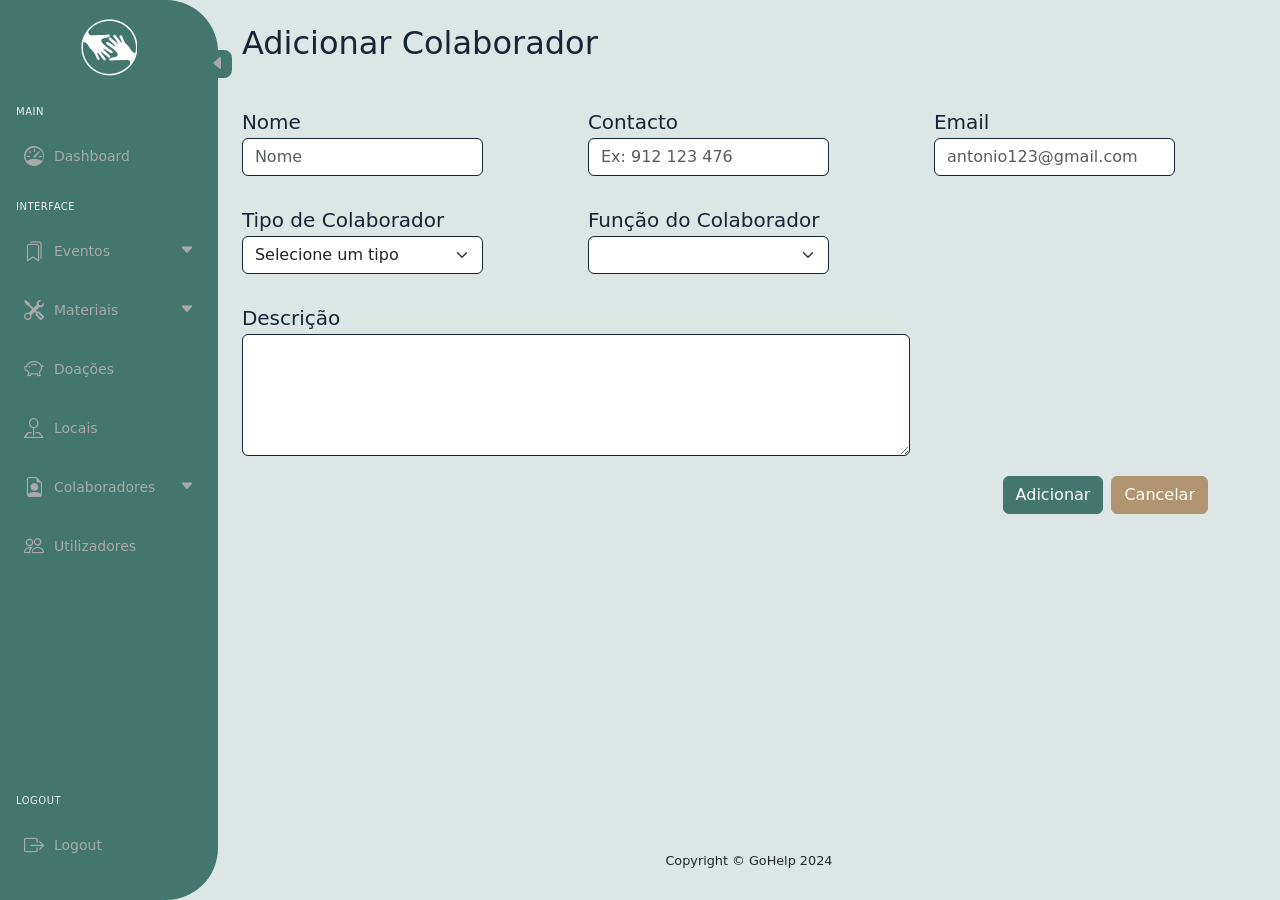
<file: BACK-OFFICE/addcolaborador.html>
<!doctype html>
<html lang="pt">
<head>
  <!-- Required meta tags -->
  <meta charset="utf-8">
  <meta name="viewport" content="width=device-width, initial-scale=1">
  <!-- Bootstrap CSS -->
  <link rel="stylesheet" href="https://cdn.jsdelivr.net/npm/bootstrap@5.3.3/dist/css/bootstrap.min.css">
  <link href="css/style.css" rel="stylesheet">
  <link rel="stylesheet" href="https://cdn.jsdelivr.net/npm/bootstrap-icons@1.11.3/font/bootstrap-icons.min.css">
  <title>GoHelp</title>
</head>
<body>
  <div id="wrapper">
    <div class="sidebar">
      <div class="menu-btn">
        <i class="bi bi-caret-left-fill"></i>
      </div>
      <div class="head">
        <div class="logo">
          <img src="images/branco1.png" alt="" />
        </div>
      </div>
      <div class="menu">
        <p class="title">Main</p>
        <ul>
          <li class="">
            <a href="index.html">
              <i class="icon bi bi-speedometer"></i>
              <span class="text">Dashboard</span>
            </a>
          </li>
        </ul>
      </div>
      <nav class="nav">
        <div class="menu">
          <p class="title">Interface</p>
          <ul>
            <li>
              <a href="#">
                <i class="icon bi bi-bookmarks"></i>
                <span class="text">Eventos</span>
                <i class="arrow bi bi-caret-down-fill"></i>
              </a>
              <ul class="sub-menu">
                <li><a href="vereventos.html"><span class="text">Ver Eventos</span></a></li>
                <li><a href="pedidoseventos.html"><span class="text">Pedidos de Eventos</span></a></li>
              </ul>
            </li>
            <li>
              <a href="#">
                <i class="icon bi bi-tools"></i>
                <span class="text">Materiais</span>
                <i class="arrow bi bi-caret-down-fill"></i>
              </a>
              <ul class="sub-menu">
                <li><a href="materiaisorg.html"><span class="text">Materiais da Organização</span></a></li>
                <li><a href="materiaisdoados.html"><span class="text">Materiais Doados</span></a></li>
              </ul>
            </li>
            <li>
              <a href="doacoes.html">
                <i class="icon bi bi-piggy-bank"></i>
                <span class="text">Doações</span>
              </a>
            </li>
            <li>
              <a href="locais.html">
                <i class="icon bi bi-pin-map"></i>
                <span class="text">Locais</span>
              </a>
            </li>
            <li>
              <a href="#">
                <i class="icon bi bi-file-earmark-person"></i>
                <span class="text">Colaboradores</span>
                <i class="arrow bi bi-caret-down-fill"></i>
              </a>
              <ul class="sub-menu">
                <li><a href="colaboradores.html"><span class="text">Colaboradores</span></a></li>
                <li><a href="candidaturas.html"><span class="text">Candidaturas</span></a></li>
              </ul>
            </li>
            <li>
              <a href="utilizadores.html">
                <i class="icon bi bi-people"></i>
                <span class="text">Utilizadores</span>
              </a>
            </li>
          </ul>
        </div>
      </nav>
      <div class="menu">
        <p class="title">Logout</p>
        <ul>
          <li>
            <a href="login.html">
              <i class="icon bi bi-box-arrow-right"></i>
              <span class="text">Logout</span>
            </a>
          </li>
        </ul>
      </div>
    </div>
    <div id="content-wrapper" class="d-flex flex-column">
      <div id="content">
        <div class="container-fluid">
          <div class="d-sm-flex align-items-center justify-content-between pt-4 pb-5">
            <h2 class="h2 text-azul-escuro mb-0">Adicionar Colaborador</h2>
          </div>
          <div class="row">
            <div class="col-md-12 col-12">
              <form class="addColaboradorform" action="#" method="post" role="form" id="addColaboradorform" data-mode="add" data-colaborador-id="">
                <input type="hidden" id="form-origem" value="normal">
                <div class="row">
                  <div class="col-lg-4 col-6">
                    <p class="h5 mb-1 text-azul-escuro">Nome</p>
                    <input type="text" name="nome-colaborador" id="nome-colaborador" class="form-control" maxlength="32" placeholder="Nome" required>
                    <p class="h5 mb-1 text-azul-escuro">Tipo de Colaborador</p>
                    <select class="form-select" aria-label="colaborador-tipo" name="colaborador-tipo" id="colaborador-tipo" required>
                      <option disabled selected value="">Selecione um tipo</option>
                      <option value="Interno">Interno</option>
                      <option value="Externo">Externo</option>
                    </select>
                  </div>
                  <div class="col-lg-4 col-6">
                    <p class="h5 mb-1 text-azul-escuro">Contacto</p>
                    <input type="tel" name="colaborador-contacto" id="colaborador-contacto" class="form-control" maxlength="11" placeholder="Ex: 912 123 476" required>
                    <p class="h5 mb-1 text-azul-escuro">Função do Colaborador</p>
                    <select class="form-select" aria-label="colaborador-funcao" name="colaborador-funcao" id="colaborador-funcao" required>
                      <option disabled selected value=""></option>
                    </select>
                  </div>
                  <div class="col-lg-4 col-6">
                    <p class="h5 mb-1 text-azul-escuro">Email</p>
                    <input type="email" name="colaborador-email" id="colaborador-email" class="form-control" placeholder="antonio123@gmail.com" required>
                    <p class="h5 mb-1 text-azul-escuro" id="label-password" style="display: none;">Password</p>
                    <input type="text" name="colaborador-password" id="colaborador-password" class="form-control" maxlength="32" placeholder="Ex: colaborador1234" style="display: none;">
                  </div>
                </div>
                <div class="row">
                  <div class="col-lg-8 col-lg-8">
                    <p class="h5 mb-1 text-azul-escuro">Descrição</p>
                    <textarea type="text" name="colaborador-descricao" id="colaborador-descricao" class="form-control h-100 w-100" maxlength="32" required></textarea>
                  </div>
                </div>
                <div class="row">
                  <div class="d-flex justify-content-end align-items-start mt-5">
                    <button type="submit" class="btn btn-primary me-2">Adicionar</button>
                    <a href="colaboradores.html" class="btn btn-secondary me-5" id="cancelButton">Cancelar</a>
                  </div>
                </div>
              </form>
            </div>
          </div>
        </div>
      </div>
      <!-- Footer -->
      <footer class="sticky-footer">
        <div class="container my-auto">
          <div class="copyright text-center my-auto">
            <span>Copyright &copy; GoHelp 2024</span>
          </div>
        </div>
      </footer>
      <!-- End of Footer -->
      <div class="modal" tabindex="-1" id="criarColaboradorfetuado">
        <div class="modal-dialog modal-dialog-centered" role="document">
          <div class="modal-content">
            <div class="modal-header">
              <h5 class="modal-title">Confirmação de Adição de Colaborador</h5>
              <button type="button" class="btn-close" data-bs-dismiss="modal" aria-label="Close"></button>
            </div>
            <div class="modal-body">
              <p>Colaborador adicionado com sucesso!</p>
            </div>
            <div class="modal-footer">
              <button type="button" class="btn-modal btn-cancelar" data-bs-dismiss="modal">Fechar</button>
            </div>
          </div>
        </div>
      </div>
    </div>
  <script src="https://cdn.jsdelivr.net/npm/@popperjs/core@2.11.8/dist/umd/popper.min.js" integrity="sha384-I7E8VVD/ismYTF4hNIPjVp/Zjvgyol6VFvRkX/vR+Vc4jQkC+hVqc2pM8ODewa9r" crossorigin="anonymous"></script>
  <script src="https://cdn.jsdelivr.net/npm/bootstrap@5.3.3/dist/js/bootstrap.min.js" integrity="sha384-0pUGZvbkm6XF6gxjEnlmuGrJXVbNuzT9qBBavbLwCsOGabYfZo0T0to5eqruptLy" crossorigin="anonymous"></script>
  <script src="js/SBscript.js"></script>
  <script src="js/AddColaboradores.js"></script>  
  <script src="js/localStorage.js"></script> 
</body>
</html>
</file>
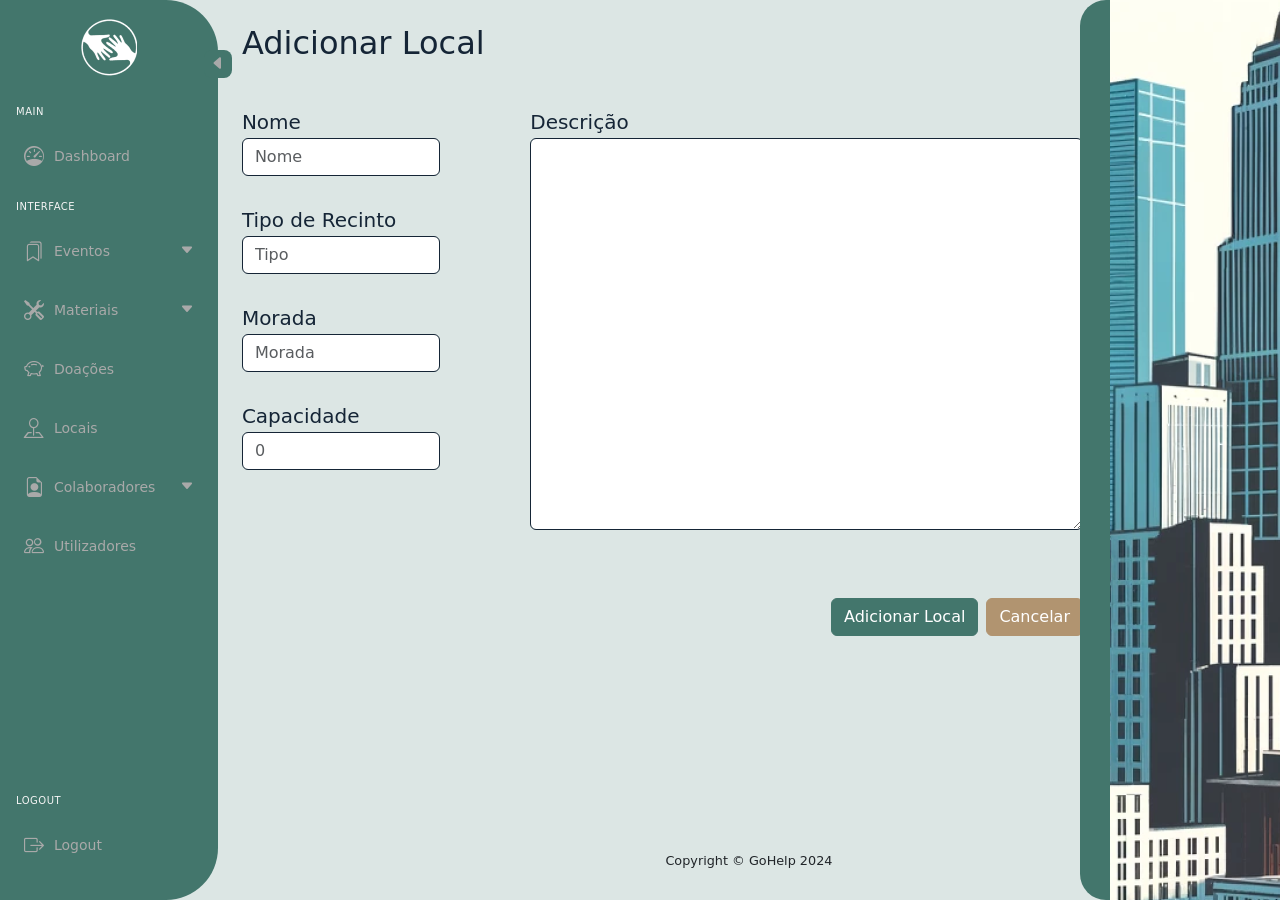
<file: BACK-OFFICE/addlocais.html>
<!doctype html>
<html lang="pt">

<head>
    <!-- Required meta tags -->
    <meta charset="utf-8">
    <meta name="viewport" content="width=device-width, initial-scale=1">

    <!-- Bootstrap CSS -->
    <link rel="stylesheet" href="	https://cdn.jsdelivr.net/npm/bootstrap@5.3.3/dist/css/bootstrap.min.css">
    <link href="css/style.css" rel="stylesheet">
    <link rel="stylesheet" href="https://cdn.jsdelivr.net/npm/bootstrap-icons@1.11.3/font/bootstrap-icons.min.css">
    <title>GoHelp</title>
</head>

<body>
    <div id="wrapper">
        <div class="sidebar">
            <div class="menu-btn">
              <i class="bi bi-caret-left-fill"></i>
            </div>
            <div class="head">
              <div class="logo">
                <img src="images/branco1.png" alt="" />
              </div>
            </div>
            <div class="menu">
              <p class="title">Main</p>
              <ul>
                <li class="">
                  <a href="index.html">
                    <i class="icon bi bi-speedometer"></i>
                    <span class="text">Dashboard</span>
                  </a>
                </li>
              </ul>
            </div>
            <nav class="nav">
              <div class="menu">
                <p class="title">Interface</p>
                <ul>
                  <li>
                    <a href="#">
                      <i class="icon bi bi-bookmarks"></i>
                      <span class="text">Eventos</span>
                      <i class="arrow bi bi-caret-down-fill"></i>
                    </a>
                    <ul class="sub-menu">
                      <li><a href="vereventos.html"><span class="text">Ver Eventos</span></a></li>
                      <li><a href="pedidoseventos.html"><span class="text">Pedidos de Eventos</span></a></li>
                    </ul>
                  </li>
                  <li>
                    <a href="#">
                      <i class="icon bi bi-tools"></i>
                      <span class="text">Materiais</span>
                      <i class="arrow bi bi-caret-down-fill"></i>
                    </a>
                    <ul class="sub-menu">
                      <li><a href="materiaisorg.html"><span class="text">Materiais da Organização</span></a></li>
                      <li><a href="materiaisdoados.html"><span class="text">Materiais Doados</span></a></li>
                    </ul>
                  </li>
                  <li>
                    <a href="doacoes.html">
                      <i class="icon bi bi-piggy-bank"></i>
                      <span class="text">Doações</span>
                    </a>
                  </li>
                  <li>
                    <a href="locais.html">
                      <i class="icon bi bi-pin-map"></i>
                      <span class="text">Locais</span>
                    </a>
                  </li>
      
                  <li>
                    <a href="#">
                      <i class="icon bi bi-file-earmark-person"></i>
                      <span class="text">Colaboradores</span>
                      <i class="arrow bi bi-caret-down-fill"></i>
                    </a>
                    <ul class="sub-menu">
                      <li><a href="colaboradores.html"><span class="text">Colaboradores</span></a></li>
                      <li><a href="candidaturas.html"><span class="text">Candidaturas</span></a></li>
                    </ul>
                  </li>
                  <li>
                    <a href="utilizadores.html">
                      <i class="icon bi bi-people"></i>
                      <span class="text">Utilizadores</span>
                    </a>
                  </li>
                </ul>
              </div>
            </nav>
            <div class="menu">
              <p class="title">Logout</p>
              <ul>
                <li>
                  <a href="login.html">
                    <i class="icon bi bi-box-arrow-right"></i>
                    <span class="text">Logout</span>
                  </a>
                </li>
              </ul>
            </div>
        </div>
        <div id="content-wrapper" class="d-flex flex-column">
            <div id="content">
                <div class="container-fluid">
                    <!--Header-->
                    <div class="d-sm-flex align-items-center justify-content-between pt-4 pb-5">
                        <h2 class="h2 text-azul-escuro mb-0">Adicionar Local</h2>
                    </div>
                    <div class="row">
                        <div class=" col-md-10 col-10">
                            <form class="add-local-form" action="#" method="post" role="form" id="addLocalForm">
                                <div class="row">
                                    <div class="col-lg-4 col-6">
                                        <p class="h5 mb-1 text-azul-escuro">Nome</p>
                                        <input type="text" name="nome-local" id="nome-local" class="form-control"
                                            maxlength="32" placeholder="Nome" required>
                                        <p class="h5 mb-1 text-azul-escuro">Tipo de Recinto</p>
                                        <input type="text" name="tipo-local" id="tipo-local" class="form-control"
                                            maxlength="32" placeholder="Tipo" required>
                                        <p class="h5 mb-1 text-azul-escuro">Morada</p>
                                        <input type="text" name="morada-local" id="morada-local" class="form-control"
                                            maxlength="32" placeholder="Morada" required>
                                        <p class="h5 mb-1 text-azul-escuro">Capacidade</p>
                                        <input type="number" name="capacidade" id="capacidade" class="form-control"
                                            placeholder="0" min="0" required>

                                    </div>
                                    <div class="col-lg-8 col-8">
                                        <p class="h5 mb-1 text-azul-escuro">Descrição</p>
                                        <textarea type="text" name="descricao-local" id="descricao-local"
                                            class="form-control h-100 w-100 mb-5" maxlength="32" required></textarea>
                                    </div>
                                    <div class="col">
                                        <div class="d-flex justify-content-end mt-5 pb-3">
                                            <!-- Button alignment to the right and bottom -->
                                            <button type="submit" class="btn btn-primary mt-5 me-2">Adicionar
                                                Local</button>
                                            <button type="button" class="btn btn-secondary mt-5"
                                                onclick="history.back()">Cancelar</button>
                                        </div>
                                    </div>
                                </div>
                            </form>
                        </div>
                        <div class="col-md-2 col-2">
                            <div class="row">
                                <div class="bookshelf-bar p-0">
                                </div>
                                <div class="bookshelf p-0">
                                    <img src="images/image 32.png" alt="">
                                </div>
                            </div>
                        </div>
                    </div>
                </div>
            </div>
            <!-- Footer -->
            <footer class="sticky-footer">
                <div class="container my-auto">
                    <div class="copyright text-center my-auto">
                        <span>Copyright &copy; GoHelp 2024</span>
                    </div>
                </div>
            </footer>
            <!-- End of Footer -->


        </div>

    </div>
    <div class="modal" tabindex="-1" id="confirmationModalAdicionarLocal">
        <div class="modal-dialog modal-dialog-centered" role="document">
            <div class="modal-content">
                <div class="modal-header">
                    <h5 class="modal-title">Confirmação de Submissão</h5>
                    <button type="button" class="btn-close" data-bs-dismiss="modal" aria-label="Close"></button>
                </div>
                <div class="modal-body">
                    <p>Têm a certeza que quer adicionar o local?</p>
                </div>
                <div class="modal-footer">
                    <button type="button" class="btn-modal btn-cancelar" data-bs-dismiss="modal">Cancelar</button>
                    <button type="button" class="btn-modal btn-submeter" id="botaoAdicionarLocal">Adicionar</button>
                </div>
            </div>
        </div>
    </div>
    <div class="modal" tabindex="-1" id="LocalAdicionado">
        <div class="modal-dialog modal-dialog-centered" role="document">
            <div class="modal-content">
                <div class="modal-header">
                    <h5 class="modal-title">Confirmação da Adição do local</h5>
                    <button type="button" class="btn-close" data-bs-dismiss="modal" aria-label="Close"></button>
                </div>
                <div class="modal-body">
                    <p>Local Adicionado!</p>
                </div>
                <div class="modal-footer">
                    <button type="button" class="btn-modal btn-cancelar" data-bs-dismiss="modal">Fechar</button>
                </div>
            </div>
        </div>
    </div>

    <script src="https://cdn.jsdelivr.net/npm/@popperjs/core@2.11.8/dist/umd/popper.min.js"
        integrity="sha384-I7E8VVD/ismYTF4hNIPjVp/Zjvgyol6VFvRkX/vR+Vc4jQkC+hVqc2pM8ODewa9r"
        crossorigin="anonymous"></script>
    <script src="https://cdn.jsdelivr.net/npm/bootstrap@5.3.3/dist/js/bootstrap.min.js"
        integrity="sha384-0pUGZvbkm6XF6gxjEnlmuGrJXVbNuzT9qBBavbLwCsOGabYfZo0T0to5eqruptLy"
        crossorigin="anonymous"></script>
    <script src="js/SBscript.js"></script>
    <script src="js/AddLocal.js"></script>
    <script src="js/localStorage.js"></script> 
</body>

</html>
</file>
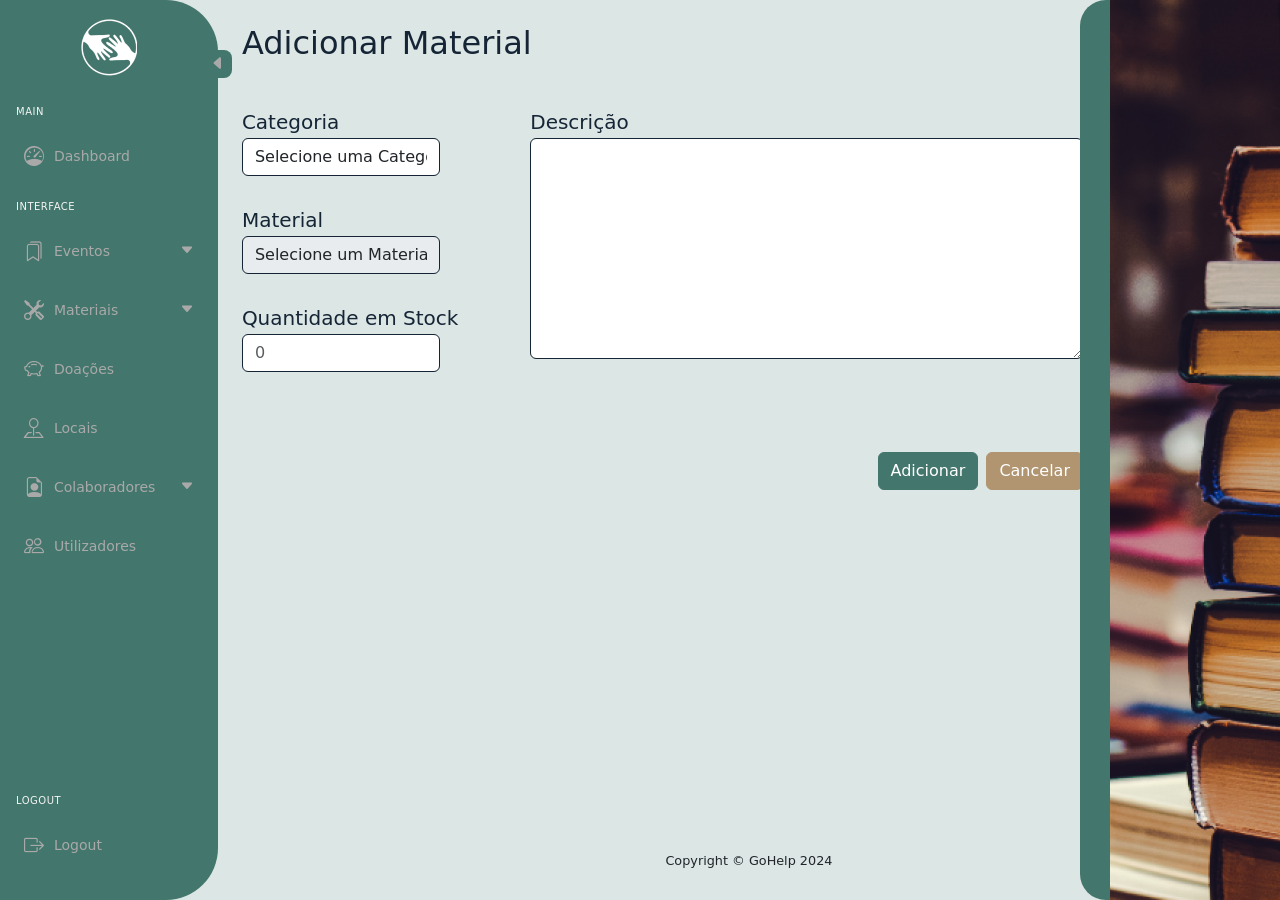
<file: BACK-OFFICE/addmaterial.html>
<!doctype html>
<html lang="pt">

<head>
    <!-- Required meta tags -->
    <meta charset="utf-8">
    <meta name="viewport" content="width=device-width, initial-scale=1">

    <!-- Bootstrap CSS -->
    <link rel="stylesheet" href="	https://cdn.jsdelivr.net/npm/bootstrap@5.3.3/dist/css/bootstrap.min.css">
    <link href="css/style.css" rel="stylesheet">
    <link rel="stylesheet" href="https://cdn.jsdelivr.net/npm/bootstrap-icons@1.11.3/font/bootstrap-icons.min.css">
    <title>GoHelp</title>
</head>

<body>
    <div id="wrapper">
        <div class="sidebar">
            <div class="menu-btn">
              <i class="bi bi-caret-left-fill"></i>
            </div>
            <div class="head">
              <div class="logo">
                <img src="images/branco1.png" alt="" />
              </div>
            </div>
            <div class="menu">
              <p class="title">Main</p>
              <ul>
                <li class="">
                  <a href="index.html">
                    <i class="icon bi bi-speedometer"></i>
                    <span class="text">Dashboard</span>
                  </a>
                </li>
              </ul>
            </div>
            <nav class="nav">
              <div class="menu">
                <p class="title">Interface</p>
                <ul>
                  <li>
                    <a href="#">
                      <i class="icon bi bi-bookmarks"></i>
                      <span class="text">Eventos</span>
                      <i class="arrow bi bi-caret-down-fill"></i>
                    </a>
                    <ul class="sub-menu">
                      <li><a href="vereventos.html"><span class="text">Ver Eventos</span></a></li>
                      <li><a href="pedidoseventos.html"><span class="text">Pedidos de Eventos</span></a></li>
                    </ul>
                  </li>
                  <li>
                    <a href="#">
                      <i class="icon bi bi-tools"></i>
                      <span class="text">Materiais</span>
                      <i class="arrow bi bi-caret-down-fill"></i>
                    </a>
                    <ul class="sub-menu">
                      <li><a href="materiaisorg.html"><span class="text">Materiais da Organização</span></a></li>
                      <li><a href="materiaisdoados.html"><span class="text">Materiais Doados</span></a></li>
                    </ul>
                  </li>
                  <li>
                    <a href="doacoes.html">
                      <i class="icon bi bi-piggy-bank"></i>
                      <span class="text">Doações</span>
                    </a>
                  </li>
                  <li>
                    <a href="locais.html">
                      <i class="icon bi bi-pin-map"></i>
                      <span class="text">Locais</span>
                    </a>
                  </li>
      
                  <li>
                    <a href="#">
                      <i class="icon bi bi-file-earmark-person"></i>
                      <span class="text">Colaboradores</span>
                      <i class="arrow bi bi-caret-down-fill"></i>
                    </a>
                    <ul class="sub-menu">
                      <li><a href="colaboradores.html"><span class="text">Colaboradores</span></a></li>
                      <li><a href="candidaturas.html"><span class="text">Candidaturas</span></a></li>
                    </ul>
                  </li>
                  <li>
                    <a href="utilizadores.html">
                      <i class="icon bi bi-people"></i>
                      <span class="text">Utilizadores</span>
                    </a>
                  </li>
                </ul>
              </div>
            </nav>
            <div class="menu">
              <p class="title">Logout</p>
              <ul>
                <li>
                  <a href="login.html">
                    <i class="icon bi bi-box-arrow-right"></i>
                    <span class="text">Logout</span>
                  </a>
                </li>
              </ul>
            </div>
          </div>
          <div id="content-wrapper" class="d-flex flex-column">
            <div id="content">
                <div class="container-fluid">
                    <!--Header-->
                    <div class="d-sm-flex align-items-center justify-content-between pt-4 pb-5">
                        <h2 class="h2 text-azul-escuro mb-0">Adicionar Material</h2>
                    </div>
                    <div class="row">
                        <div class="col-md-10 col-10">
                            <form class="add-material-form" action="#" method="post" role="form" id="addMaterialForm">
                                <div class="row">
                                    <div class="col-lg-4 col-6">
                                        <p class="h5 mb-1 text-azul-escuro">Categoria</p>
                                        <select id="categoria" class="form-control" required onchange="carregarMateriais()">
                                            <option value="">Selecione uma Categoria</option>
                                            <option value="Equipamento de Som">Equipamento de Som</option>
                                            <option value="Mobiliário">Mobiliário</option>
                                            <option value="Iluminação">Iluminação</option>
                                            <option value="Equipamento de Vídeo">Equipamento de Vídeo</option>
                                            <option value="Acessórios e Diversos">Acessórios e Diversos</option>
                                            <option value="Equipamento de Segurança">Equipamento de Segurança</option>
                                        </select>
                                        <p class="h5 mb-1 text-azul-escuro">Material</p>
                                        <select id="material" class="form-control" required disabled>
                                            <option value="">Selecione um Material</option>
                                        </select>
                                        <p class="h5 mb-1 text-azul-escuro">Quantidade em Stock</p>
                                        <input type="number" name="quantidade" id="quantidade" class="form-control"
                                                placeholder="0" min="0" required>
                                    </div>
                                    <div class="col-lg-8 col-8">
                                        <p class="h5 mb-1 text-azul-escuro">Descrição</p>
                                        <textarea type="text" name="descricao-material" id="descricao-material"
                                            class="form-control h-75 w-100 mb-5" maxlength="500" required></textarea>
                                    </div>
                                    <div class="col">
                                        <div class="d-flex justify-content-end mt-5 pb-3">
                                            <!-- Button alignment to the right and bottom -->
                                            <button type="submit" class="btn btn-primary me-2">Adicionar</button>
                                            <button type="button" class="btn btn-secondary" onclick="history.back()">Cancelar</button>
                                        </div>
                                    </div>
                                </div>
                            </form>
                        </div>
                        <div class="col-md-2 col-2">
                            <div class="row">
                                <div class="bookshelf-bar p-0">
                                </div>
                                <div class="bookshelf p-0">
                                    <img src="images/image 31.png" alt="">
                                </div>
                            </div>
                        </div>
                    </div>
                </div>
            </div>
            <!-- Footer -->
            <footer class="sticky-footer">
                <div class="container my-auto">
                    <div class="copyright text-center my-auto">
                        <span>Copyright &copy; GoHelp 2024</span>
                    </div>
                </div>
            </footer>
            <!-- End of Footer -->
        </div>

    </div>
    <div class="modal" tabindex="-1" id="confirmationModalAdicionarMaterial">
        <div class="modal-dialog modal-dialog-centered" role="document">
            <div class="modal-content">
                <div class="modal-header">
                    <h5 class="modal-title">Confirmação de Submissão</h5>
                    <button type="button" class="btn-close" data-bs-dismiss="modal" aria-label="Close"></button>
                </div>
                <div class="modal-body">
                    <p>Têm a certeza que quer adicionar o material?</p>
                </div>
                <div class="modal-footer">
                    <button type="button" class="btn-modal btn-cancelar" data-bs-dismiss="modal">Cancelar</button>
                    <button type="button" class="btn-modal btn-submeter" id="botaoAdicionarMaterial">Adicionar</button>
                </div>
            </div>
        </div>
    </div>
    <div class="modal" tabindex="-1" id="materialAdicionado">
        <div class="modal-dialog modal-dialog-centered" role="document">
            <div class="modal-content">
                <div class="modal-header">
                    <h5 class="modal-title">Confirmação da Adição do material</h5>
                    <button type="button" class="btn-close" data-bs-dismiss="modal" aria-label="Close"></button>
                </div>
                <div class="modal-body">
                    <p>Material Adicionado!</p>
                </div>
                <div class="modal-footer">
                    <button type="button" class="btn-modal btn-cancelar" data-bs-dismiss="modal">Fechar</button>
                </div>
            </div>
        </div>
    </div>

    <script src="https://cdn.jsdelivr.net/npm/@popperjs/core@2.11.8/dist/umd/popper.min.js"
        integrity="sha384-I7E8VVD/ismYTF4hNIPjVp/Zjvgyol6VFvRkX/vR+Vc4jQkC+hVqc2pM8ODewa9r"
        crossorigin="anonymous"></script>
    <script src="https://cdn.jsdelivr.net/npm/bootstrap@5.3.3/dist/js/bootstrap.min.js"
        integrity="sha384-0pUGZvbkm6XF6gxjEnlmuGrJXVbNuzT9qBBavbLwCsOGabYfZo0T0to5eqruptLy"
        crossorigin="anonymous"></script>
    <script src="js/SBscript.js"></script>
    <script src="js/AddMaterial.js"></script>
    <script src="js/localStorage.js"></script> 
</body>

</html>
</file>
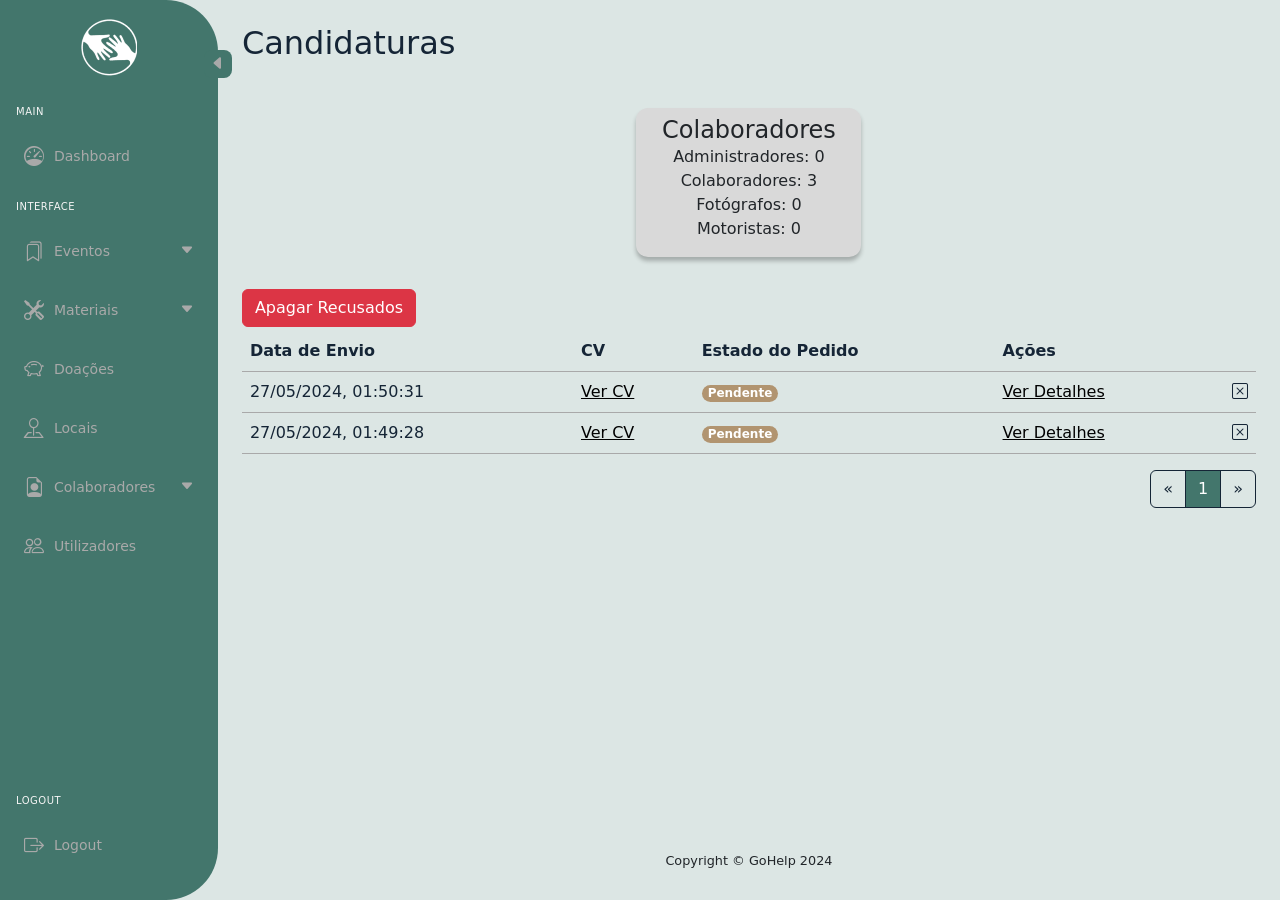
<file: BACK-OFFICE/candidaturas.html>
<!doctype html>
<html lang="pt">

<head>
  <!-- Required meta tags -->
  <meta charset="utf-8">
  <meta name="viewport" content="width=device-width, initial-scale=1">

  <!-- Bootstrap CSS -->
  <link rel="stylesheet" href="	https://cdn.jsdelivr.net/npm/bootstrap@5.3.3/dist/css/bootstrap.min.css">
  <link href="css/style.css" rel="stylesheet">
  <link rel="stylesheet" href="https://cdn.jsdelivr.net/npm/bootstrap-icons@1.11.3/font/bootstrap-icons.min.css">
  <title>GoHelp</title>
</head>

<body>
  <div id="wrapper">
    <div class="sidebar">
      <div class="menu-btn">
        <i class="bi bi-caret-left-fill"></i>
      </div>
      <div class="head">
        <div class="logo">
          <img src="images/branco1.png" alt="" />
        </div>
      </div>
      <div class="menu">
        <p class="title">Main</p>
        <ul>
          <li class="">
            <a href="index.html">
              <i class="icon bi bi-speedometer"></i>
              <span class="text">Dashboard</span>
            </a>
          </li>
        </ul>
      </div>
      <nav class="nav">
        <div class="menu">
          <p class="title">Interface</p>
          <ul>
            <li>
              <a href="#">
                <i class="icon bi bi-bookmarks"></i>
                <span class="text">Eventos</span>
                <i class="arrow bi bi-caret-down-fill"></i>
              </a>
              <ul class="sub-menu">
                <li><a href="vereventos.html"><span class="text">Ver Eventos</span></a></li>
                <li><a href="pedidoseventos.html"><span class="text">Pedidos de Eventos</span></a></li>
              </ul>
            </li>
            <li>
              <a href="#">
                <i class="icon bi bi-tools"></i>
                <span class="text">Materiais</span>
                <i class="arrow bi bi-caret-down-fill"></i>
              </a>
              <ul class="sub-menu">
                <li><a href="materiaisorg.html"><span class="text">Materiais da Organização</span></a></li>
                <li><a href="materiaisdoados.html"><span class="text">Materiais Doados</span></a></li>
              </ul>
            </li>
            <li>
              <a href="doacoes.html">
                <i class="icon bi bi-piggy-bank"></i>
                <span class="text">Doações</span>
              </a>
            </li>
            <li>
              <a href="locais.html">
                <i class="icon bi bi-pin-map"></i>
                <span class="text">Locais</span>
              </a>
            </li>

            <li>
              <a href="#">
                <i class="icon bi bi-file-earmark-person"></i>
                <span class="text">Colaboradores</span>
                <i class="arrow bi bi-caret-down-fill"></i>
              </a>
              <ul class="sub-menu">
                <li><a href="colaboradores.html"><span class="text">Colaboradores</span></a></li>
                <li><a href="candidaturas.html"><span class="text">Candidaturas</span></a></li>
              </ul>
            </li>
            <li>
              <a href="utilizadores.html">
                <i class="icon bi bi-people"></i>
                <span class="text">Utilizadores</span>
              </a>
            </li>
          </ul>
        </div>
      </nav>
      <div class="menu">
        <p class="title">Logout</p>
        <ul>
          <li>
            <a href="login.html">
              <i class="icon bi bi-box-arrow-right"></i>
              <span class="text">Logout</span>
            </a>
          </li>
        </ul>
      </div>
    </div>
    <div id="content-wrapper" class="d-flex flex-column">
      <div id="content">
        <div class="container-fluid">
          <div class="d-sm-flex align-items-center justify-content-between pt-4 pb-3">
            <h2 class="h2 text-azul-escuro mb-0">Candidaturas</h2>
          </div>

          <!--Cartão-->
          <div class="d-flex justify-content-center"> <!-- Aumentar a margem inferior -->
            <div class="card-colaboradores justify-content-center">
              <h4 class="card-title mt-2">Colaboradores</h4>
              <p class="card-body justify-content-center align-items-center">
              </p>
            </div>
          </div>

          <!--Search-->
          <div class="row mt-3">
            <div class="col-md-6 mt-3 justify-content-end align-items-end">
              <button class="btn btn-danger" id="apagar-rec-usados" type="submit">Apagar Recusados</button>
            </div>
          </div>

          <!--Tabela-->
          <div class="row d-flex pt-1 pm-2">
            <div class="col-xl">
              <table class="table table-primary">
                <thead>
                  <tr>
                    <th scope="col">Data de Envio</th>
                    <th scope="col">CV</th>
                    <th scope="col">Estado do Pedido</th>
                    <th scope="col">Ações</th>
                    <th scope="col" class="text-end"></th>
                  </tr>
                </thead>
                <tbody id="conteudo-tabela-pedidos-trabalho"></tbody>
              </table>
              <nav aria-label="paginacao-tabelas" class="paginacao-tabelas">
                <ul class="pagination justify-content-end">
                  <li class="page-item">

                    <a class="page-link" href="#" aria-label="Previous">
                      <span aria-hidden="true">&laquo;</span>
                    </a>

                  </li>
                  <li class="page-item"><a class="page-link" href="#">1</a></li>
                  <li class="page-item"><a class="page-link" href="#">2</a></li>
                  <li class="page-item"><a class="page-link" href="#">3</a></li>
                  <li class="page-item">
                    <a class="page-link" href="#" aria-label="Next">
                      <span aria-hidden="true">&raquo;</span>
                    </a>
                  </li>
                </ul>
              </nav>
            </div>
          </div>

        </div>
      </div>
      <!-- Footer -->
      <footer class="sticky-footer">
        <div class="container my-auto">
          <div class="copyright text-center my-auto">
            <span>Copyright &copy; GoHelp 2024</span>
          </div>
        </div>
      </footer>
      <!-- End of Footer -->
    </div>
  </div>

  <div class="modal fade" id="detalhes-Eventos-Trabalho" tabindex="-1" aria-labelledby="detalhes-AceitarEventosLabel"
    aria-hidden="true">
    <div class="modal-dialog modal-lg modal-dialog-centered">
      <div class="modal-content">
        <div class="modal-header">
          <h5 class="modal-title" id="detalhesAceitarEventosLabel">Detalhes do Pedido de Trabalho</h5>
          <button type="button" class="btn-close" data-bs-dismiss="modal" aria-label="Close"></button>
        </div>
        <div class="modal-body">
          <div class="row">
            <div class="col-md-12 lista-detalhes">

              <ul class="list-group list-group-flush">
                <li class="list-group-item"><strong>Nome:</strong>
                  <div class="info-direita-detalhes" id="nome-envio-trabalho-info"></div>
                </li>
                <li class="list-group-item"><strong>Email:</strong>
                  <div class="info-direita-detalhes" id="email-envio-trabalho-info"></div>
                </li>
                <li class="list-group-item"><strong>Contacto:</strong>
                  <div class="info-direita-detalhes" id="contacto-envio-trabalho-info"></div>
                </li>
                <li class="list-group-item"><strong>Data de Envio:</strong>
                  <div class="info-direita-detalhes" id="data-envio-trabalho-info"></div>
                </li>
                <li class="list-group-item"><strong>Assunto:</strong>
                  <div class="info-direita-detalhes" id="assunto-pedido-trabalho-info"></div>
                </li>
                <li class="list-group-item"><strong>CV:</strong>
                  <div class="info-direita-detalhes" id="cv-pedido-trabalho-info"></div>
                </li>
                <li class="list-group-item"><strong>Comentário:</strong>
                  <div class="info-direita-detalhes" id="comentario-pedido-trabalho-info"></div>
                </li>

              </ul>
              <div class="estado-pedido d-flex justify-content-center align-items-center text-center">
                <div>
                  <h6>Estado do Pedido</h6>
                  <div id="estado-pedido-trabalho-info"></div>
                </div>
              </div>
            </div>
          </div>
        </div>
        <div class="modal-footer">
          <button type="button" class="btn-modal btn-cancelarvermelho" id="botaoRecusarPedidoTrabalho">Recusar</button>
          <button type="button" class="btn-modal btn-submeter" id="botaoAceitarPedidoTrabalho">Aceitar</button>
        </div>
      </div>
    </div>
  </div>

  <!-- Modal para aceitar ou recusar -->
  <div class="modal" id="mensagemRespostaPedidoTrabalho">
    <div class="modal-dialog modal-dialog-centered" role="document">
      <div class="modal-content">
        <div class="modal-header">
          <h5 class="modal-title">Resposta ao Pedido</h5>
        </div>
        <div class="modal-body">
          <textarea name="resposta-pedido-message" rows="10" class="form-control" id="responder-pedido-trabalho-message"
            placeholder="Mensagem de Resposta ao Pedido"></textarea>
        </div>
        <div class="modal-footer">
          <button type="button" class="btn-modal btn-submeter" id="enviarRespostaPedidoBotaoTrabalho">Enviar</button>
        </div>
      </div>
    </div>
  </div>

  <!-- Modal para consulta -->
  <div class="modal" id="detalhesConsultaPedidoTrabalho">
    <div class="modal-dialog modal-dialog-centered" role="document">
      <div class="modal-content">
        <div class="modal-header">
          <h5 class="modal-title">Detalhes do Pedido de Trabalho</h5>
          <button type="button" class="btn-close" data-bs-dismiss="modal" aria-label="Close"></button>
        </div>
        <div class="modal-body">
          <p><strong>Nome:</strong> <span id="nome-consulta-trabalho-info"></span></p>
          <p><strong>Email:</strong> <span id="email-consulta-trabalho-info"></span></p>
          <p><strong>Contacto:</strong> <span id="contacto-consulta-trabalho-info"></span></p>
          <p><strong>Data de Envio:</strong> <span id="data-consulta-trabalho-info"></span></p>
          <p><strong>Assunto:</strong> <span id="assunto-consulta-trabalho-info"></span></p>
          <p><strong>CV:</strong> <span id="cv-consulta-trabalho-info"></span></p>
          <p><strong>Comentário:</strong> <span id="comentario-consulta-trabalho-info"></span></p>
          <p><strong>Estado:</strong> <span id="estado-consulta-trabalho-info"></span></p>
        </div>
      </div>
    </div>
  </div>

  <script src="https://cdn.jsdelivr.net/npm/@popperjs/core@2.11.8/dist/umd/popper.min.js"
    integrity="sha384-I7E8VVD/ismYTF4hNIPjVp/Zjvgyol6VFvRkX/vR+Vc4jQkC+hVqc2pM8ODewa9r"
    crossorigin="anonymous"></script>
  <script src="https://cdn.jsdelivr.net/npm/bootstrap@5.3.3/dist/js/bootstrap.min.js"
    integrity="sha384-0pUGZvbkm6XF6gxjEnlmuGrJXVbNuzT9qBBavbLwCsOGabYfZo0T0to5eqruptLy"
    crossorigin="anonymous"></script>
  <script src="js/SBscript.js"></script>
  <script src="js/CartaoColaboradores.js"></script>
  <script src="js/AceitarEPreencherTabelasCandidaturas.js"></script>
  <script src="js/localStorage.js"></script> 
</body>

</html>
</file>
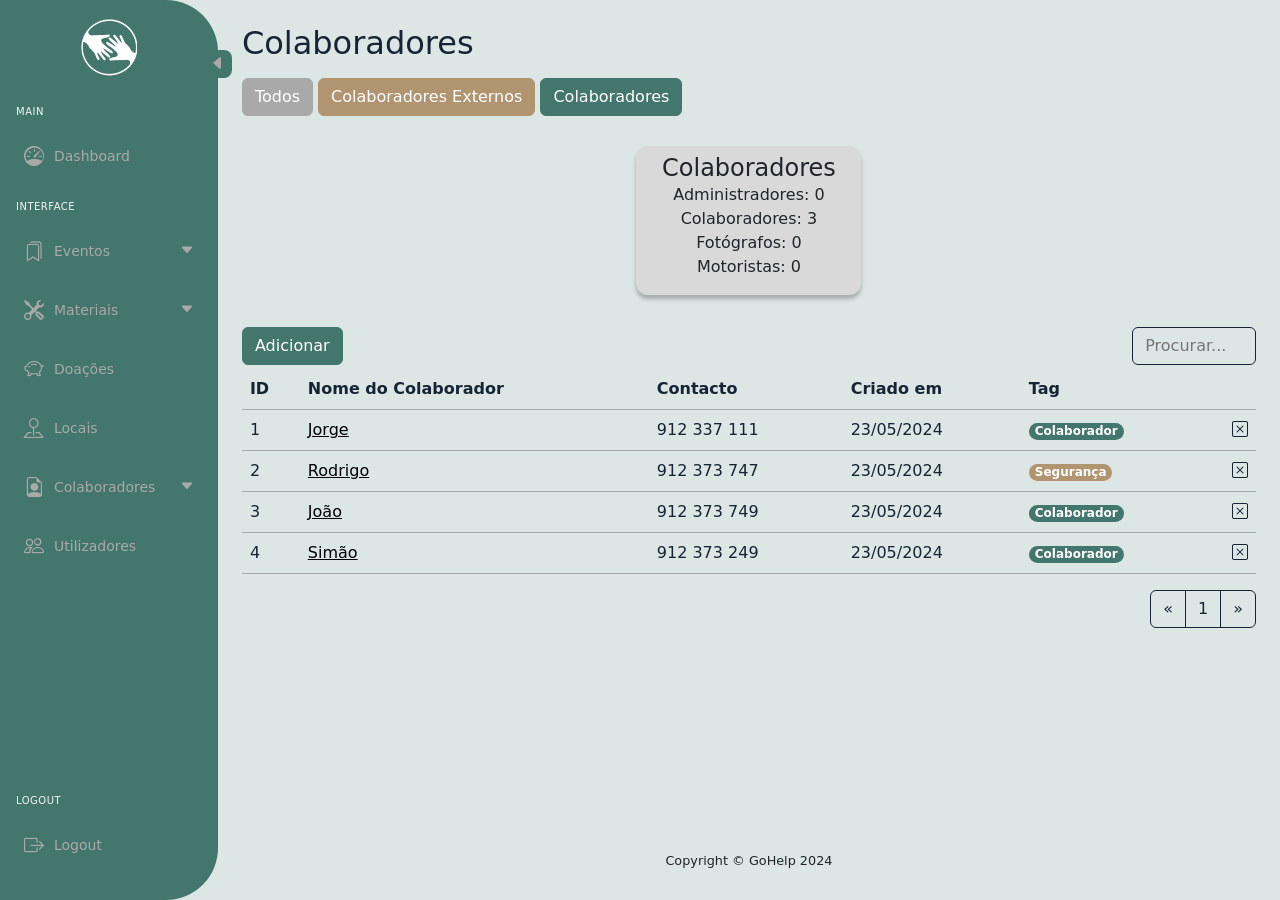
<file: BACK-OFFICE/colaboradores.html>
<!doctype html>
<html lang="pt">

<head>
  <!-- Required meta tags -->
  <meta charset="utf-8">
  <meta name="viewport" content="width=device-width, initial-scale=1">

  <!-- Bootstrap CSS -->
  <link rel="stylesheet" href="	https://cdn.jsdelivr.net/npm/bootstrap@5.3.3/dist/css/bootstrap.min.css">
  <link href="css/style.css" rel="stylesheet">
  <link rel="stylesheet" href="https://cdn.jsdelivr.net/npm/bootstrap-icons@1.11.3/font/bootstrap-icons.min.css">
  <title>GoHelp</title>
</head>

<body>
  <div id="wrapper">
    <div class="sidebar">
      <div class="menu-btn">
        <i class="bi bi-caret-left-fill"></i>
      </div>
      <div class="head">
        <div class="logo">
          <img src="images/branco1.png" alt="" />
        </div>
      </div>
      <div class="menu">
        <p class="title">Main</p>
        <ul>
          <li class="">
            <a href="index.html">
              <i class="icon bi bi-speedometer"></i>
              <span class="text">Dashboard</span>
            </a>
          </li>
        </ul>
      </div>
      <nav class="nav">
        <div class="menu">
          <p class="title">Interface</p>
          <ul>
            <li>
              <a href="#">
                <i class="icon bi bi-bookmarks"></i>
                <span class="text">Eventos</span>
                <i class="arrow bi bi-caret-down-fill"></i>
              </a>
              <ul class="sub-menu">
                <li><a href="vereventos.html"><span class="text">Ver Eventos</span></a></li>
                <li><a href="pedidoseventos.html"><span class="text">Pedidos de Eventos</span></a></li>
              </ul>
            </li>
            <li>
              <a href="#">
                <i class="icon bi bi-tools"></i>
                <span class="text">Materiais</span>
                <i class="arrow bi bi-caret-down-fill"></i>
              </a>
              <ul class="sub-menu">
                <li><a href="materiaisorg.html"><span class="text">Materiais da Organização</span></a></li>
                <li><a href="materiaisdoados.html"><span class="text">Materiais Doados</span></a></li>
              </ul>
            </li>
            <li>
              <a href="doacoes.html">
                <i class="icon bi bi-piggy-bank"></i>
                <span class="text">Doações</span>
              </a>
            </li>
            <li>
              <a href="locais.html">
                <i class="icon bi bi-pin-map"></i>
                <span class="text">Locais</span>
              </a>
            </li>
            <li>
              <a href="#">
                <i class="icon bi bi-file-earmark-person"></i>
                <span class="text">Colaboradores</span>
                <i class="arrow bi bi-caret-down-fill"></i>
              </a>
              <ul class="sub-menu">
                <li><a href="colaboradores.html"><span class="text">Colaboradores</span></a></li>
                <li><a href="candidaturas.html"><span class="text">Candidaturas</span></a></li>
              </ul>
            </li>
            <li>
              <a href="utilizadores.html">
                <i class="icon bi bi-people"></i>
                <span class="text">Utilizadores</span>
              </a>
            </li>
          </ul>
        </div>
      </nav>
      <div class="menu">
        <p class="title">Logout</p>
        <ul>
          <li>
            <a href="login.html">
              <i class="icon bi bi-box-arrow-right"></i>
              <span class="text">Logout</span>
            </a>
          </li>
        </ul>
      </div>
    </div>
    <div id="content-wrapper" class="d-flex flex-column">
      <div id="content">
        <div class="container-fluid">
          <!--Header-->
          <div class="d-sm-flex align-items-center justify-content-between pt-4 pb-3">
            <h2 class="h2 text-azul-escuro mb-0">Colaboradores</h2>
          </div>
          <!--MAIN-->
          <!--Head-->

          <!--Botoes-->
          <div class="row d-flex">
            <div class="col-xl">
              <a class="btn btn-cinza" href="#" role="button">Todos</a>
              <button class="btn btn-secondary" type="submit">Colaboradores Externos</button>
              <button class="btn btn-primary" type="submit">Colaboradores</button>
            </div>
          </div>

          <!--Cartão-->
          <div class="d-flex justify-content-center"> <!-- Aumentar a margem inferior -->
            <div class="card-colaboradores justify-content-center">
              <h4 class="card-title mt-2">Colaboradores</h4>
              <p class="card-body justify-content-center align-items-center">
              </p>
            </div>
          </div>

          <!--Search-->
          <div class="row  mt-3">
            <div class="col-md-6 mt-3 justify-content-end align-items-end">
              <a href="addcolaborador.html" class="btn btn-primary">Adicionar</a>
            </div>
            <div class="col-md-6">
              <div class="input-group mt-3 justify-content-end align-items-end ">
                <input type="text" id="procurar" class="search-control w-25" placeholder="Procurar..."
                  aria-label="Procurar" aria-describedby="basic-addon1">
              </div>
            </div>
          </div>

          <!--Tabela-->
          <div class="row d-flex pt-1 pm-2">
            <div class="col-xl">
              <table class="table table-primary">
                <thead>
                  <tr>
                    <th scope="col">ID</th>
                    <th scope="col">Nome do Colaborador</th>
                    <th scope="col">Contacto</th>
                    <th scope="col">Criado em</th>
                    <th scope="col">Tag</th>
                    <th scope="col" class="text-end"></th>
                  </tr>
                </thead>
                <tbody id="tabela-colaboradores">
                </tbody>
              </table>
              <nav aria-label="paginacao-tabelas" class="paginacao-tabelas">
                <ul class="pagination justify-content-end">
                  <li class="page-item">

                    <a class="page-link" href="#" aria-label="Previous">
                      <span aria-hidden="true">&laquo;</span>
                    </a>

                  </li>
                  <li class="page-item"><a class="page-link" href="#">1</a></li>
                  <li class="page-item"><a class="page-link" href="#">2</a></li>
                  <li class="page-item"><a class="page-link" href="#">3</a></li>
                  <li class="page-item">
                    <a class="page-link" href="#" aria-label="Next">
                      <span aria-hidden="true">&raquo;</span>
                    </a>
                  </li>
                </ul>
              </nav>
            </div>
          </div>
        </div>
      </div>
      <!-- Footer -->
      <footer class="sticky-footer">
        <div class="container my-auto">
          <div class="copyright text-center my-auto">
            <span>Copyright &copy; GoHelp 2024</span>
          </div>
        </div>
      </footer>
      <!-- End of Footer -->
    </div>
  </div>
  <script src="https://cdn.jsdelivr.net/npm/@popperjs/core@2.11.8/dist/umd/popper.min.js"
    integrity="sha384-I7E8VVD/ismYTF4hNIPjVp/Zjvgyol6VFvRkX/vR+Vc4jQkC+hVqc2pM8ODewa9r"
    crossorigin="anonymous"></script>
  <script src="https://cdn.jsdelivr.net/npm/bootstrap@5.3.3/dist/js/bootstrap.min.js"
    integrity="sha384-0pUGZvbkm6XF6gxjEnlmuGrJXVbNuzT9qBBavbLwCsOGabYfZo0T0to5eqruptLy"
    crossorigin="anonymous"></script>
  <script src="js/PreencherTabelaColaboradores.js"></script>
  <script src="js/CartaoColaboradores.js"></script>
  <script src="js/SBscript.js"></script>
  <script src="js/localStorage.js"></script> 
</body>

</html>
</file>
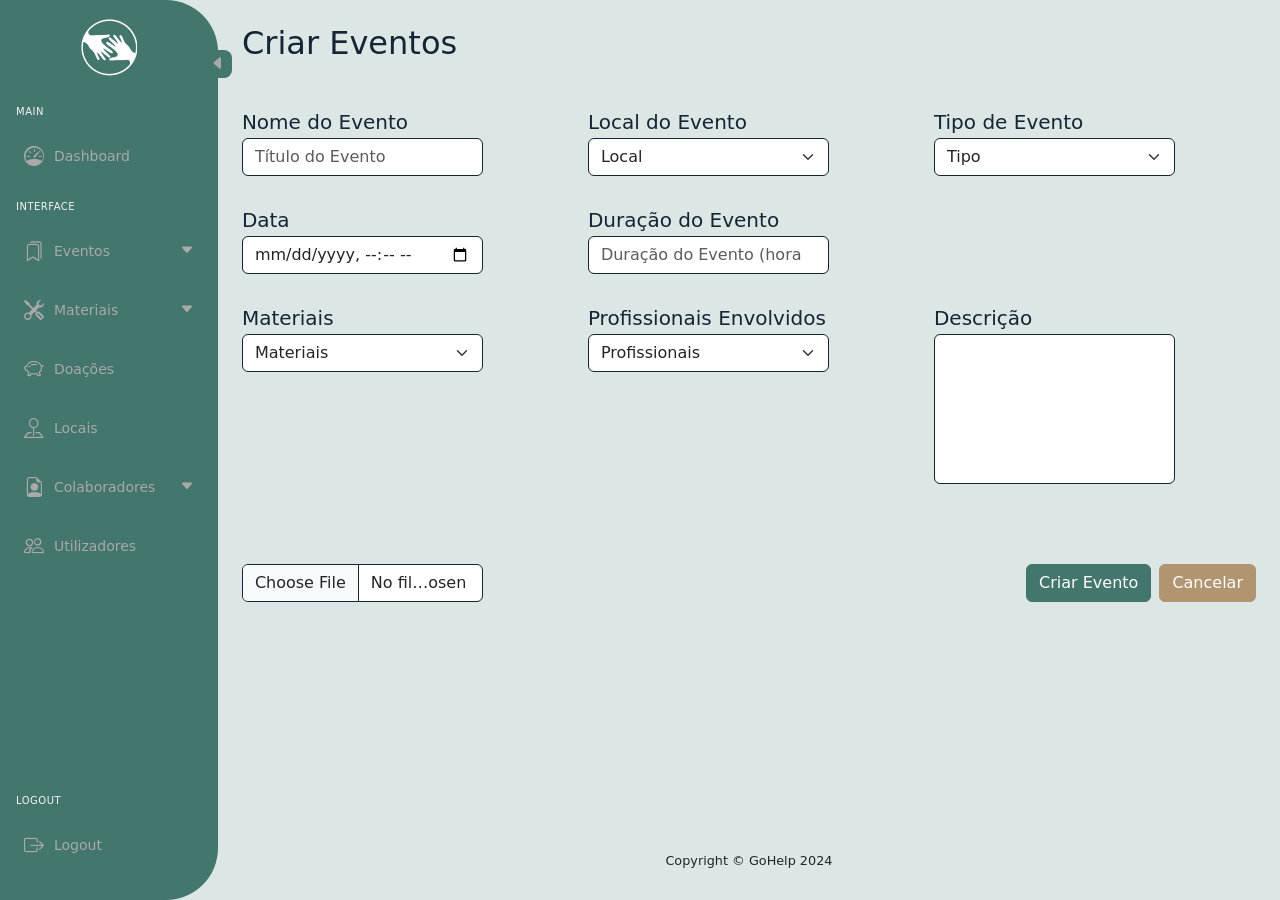
<file: BACK-OFFICE/criar eventos.html>
<!doctype html>
<html lang="pt">

<head>
  <!-- Required meta tags -->
  <meta charset="utf-8">
  <meta name="viewport" content="width=device-width, initial-scale=1">

  <!-- Bootstrap CSS -->
  <link rel="stylesheet" href="	https://cdn.jsdelivr.net/npm/bootstrap@5.3.3/dist/css/bootstrap.min.css">
  <link href="css/style.css" rel="stylesheet">
  <link rel="stylesheet" href="https://cdn.jsdelivr.net/npm/bootstrap-icons@1.11.3/font/bootstrap-icons.min.css">
  <title>GoHelp</title>
</head>

<body>
  <div id="wrapper">
    <div class="sidebar">
      <div class="menu-btn">
        <i class="bi bi-caret-left-fill"></i>
      </div>
      <div class="head">
        <div class="logo">
          <img src="images/branco1.png" alt="" />
        </div>
      </div>
      <div class="menu">
        <p class="title">Main</p>
        <ul>
          <li class="">
            <a href="index.html">
              <i class="icon bi bi-speedometer"></i>
              <span class="text">Dashboard</span>
            </a>
          </li>
        </ul>
      </div>
      <nav class="nav">
        <div class="menu">
          <p class="title">Interface</p>
          <ul>
            <li>
              <a href="#">
                <i class="icon bi bi-bookmarks"></i>
                <span class="text">Eventos</span>
                <i class="arrow bi bi-caret-down-fill"></i>
              </a>
              <ul class="sub-menu">
                <li><a href="vereventos.html"><span class="text">Ver Eventos</span></a></li>
                <li><a href="pedidoseventos.html"><span class="text">Pedidos de Eventos</span></a></li>
              </ul>
            </li>
            <li>
              <a href="#">
                <i class="icon bi bi-tools"></i>
                <span class="text">Materiais</span>
                <i class="arrow bi bi-caret-down-fill"></i>
              </a>
              <ul class="sub-menu">
                <li><a href="materiaisorg.html"><span class="text">Materiais da Organização</span></a></li>
                <li><a href="materiaisdoados.html"><span class="text">Materiais Doados</span></a></li>
              </ul>
            </li>
            <li>
              <a href="doacoes.html">
                <i class="icon bi bi-piggy-bank"></i>
                <span class="text">Doações</span>
              </a>
            </li>
            <li>
              <a href="locais.html">
                <i class="icon bi bi-pin-map"></i>
                <span class="text">Locais</span>
              </a>
            </li>

            <li>
              <a href="#">
                <i class="icon bi bi-file-earmark-person"></i>
                <span class="text">Colaboradores</span>
                <i class="arrow bi bi-caret-down-fill"></i>
              </a>
              <ul class="sub-menu">
                <li><a href="colaboradores.html"><span class="text">Colaboradores</span></a></li>
                <li><a href="candidaturas.html"><span class="text">Candidaturas</span></a></li>
              </ul>
            </li>
            <li>
              <a href="utilizadores.html">
                <i class="icon bi bi-people"></i>
                <span class="text">Utilizadores</span>
              </a>
            </li>
          </ul>
        </div>
      </nav>
      <div class="menu">
        <p class="title">Logout</p>
        <ul>
          <li>
            <a href="login.html">
              <i class="icon bi bi-box-arrow-right"></i>
              <span class="text">Logout</span>
            </a>
          </li>
        </ul>
      </div>
    </div>
    <div id="content-wrapper" class="d-flex flex-column">
      <div id="content">
        <div class="container-fluid">
          <!--Header-->
          <div class="d-sm-flex align-items-center justify-content-between pt-4 pb-5">
            <h2 class="h2 text-azul-escuro mb-0">Criar Eventos</h2>
          </div>
          <div class="row">
            <div class=" col-md-12 col-12">
              <form class="criar-evento-form" action="#" method="post" role="form" id="criarEventoForm">
                <div class="row">
                  <div class="col-lg-4 col-6">
                    <p class="h5 mb-1 text-azul-escuro">Nome do Evento</p>
                    <input type="text" name="titulo-evento" id="titulo-evento" class="form-control" maxlength="32"
                      placeholder="Título do Evento" required>
                    <p class="h5 mb-1 text-azul-escuro">Data</p>
                    <input type="datetime-local" name="data-evento" id="data-evento" class="form-control"
                      placeholder="Data do Evento" required>
                  </div>
                  <div class="col-lg-4 col-6">
                    <p class="h5 mb-1 text-azul-escuro">Local do Evento</p>
                    <select class="form-select" aria-label="SelecionarLocalEvento" name="local-evento" id="local-evento"
                      required>
                      <option disabled selected value="">Local</option>
                      <option value="1">One</option>
                      <option value="2">Two</option>
                      <option value="3">Three</option>
                    </select>
                    <p class="h5 mb-1 text-azul-escuro">Duração do Evento</p>
                    <input type="number" min="0" name="duracao-evento" id="duracao-evento" class="form-control"
                      placeholder="Duração do Evento (horas)" required>
                  </div>
                  <div class="col-lg-4 col-6">
                    <p class="h5 mb-1 text-azul-escuro">Tipo de Evento</p>
                    <select class="form-select" aria-label="SelecionarTipoEvento" name="tipo-criar-evento"
                      id="tipo-criar-evento" required>
                      <option disabled selected value="">Tipo</option>
                      <option value="1">Feira do Livro</option>
                      <option value="2">Concerto</option>
                      <option value="3">Teatro</option>
                    </select>
                    <p class="h5 mb-1 text-azul-escuro" id="label-preco" style="display: none;">
                      Preço da Inscrição</p>
                    <div id="input-preco" style="display: none;">
                      <input type="text" name="preco-evento-inscricao" id="preco-evento-inscricao" class="form-control"
                        placeholder="Introduza o Valor" required>
                    </div>
                  </div>
                </div>
                <div class="row" style="height: auto">
                  <div class="col-lg4 col-4">
                    <p class="h5 mb-1 text-azul-escuro">Materiais</p>
                    <select class="form-select" name="materiais-evento" id="materiais-evento"></select>
                      <div id="lista-materiais-selecionados" class="container form-control mb-3 ms-0 h-auto" style="display: none;"></div>
                  </div>
                  <div class="col-lg4 col-4">
                    <p class="h5 mb-1 text-azul-escuro">Profissionais Envolvidos</p>
                    <select class="form-select" name="profissionais-evento" id="profissionais-evento"></select>
                      <div id="lista-profissionais-selecionados" class="container form-control mb-3 ms-0 h-auto" style="display: none;" ></div>
                  </div>
                  <div class="col-lg-4 col-4">
                    <p class="h5 mb-1 text-azul-escuro">Descrição</p>
                    <textarea type="text" name="descricao-evento" id="descricao-evento" class="form-control w-75"
                      maxlength="32" style="height: 150px; resize: none;"  required></textarea>
                  </div>

                </div>
                <div class="row">
                  <div class="col-lg-4 col-4 d-flex align-items-start mt-5">
                    <input class="form-control" type="file" id="imagemParaEvento" required>
                  </div>
                  <div class="col-lg-8 col-8 d-flex justify-content-end align-items-start mt-5">
                    <button type="submit" class="btn btn-primary  me-2">Criar Evento</button>
                    <button type="button" class="btn btn-secondary" onclick="history.back()">Cancelar</button>
                  </div>
                </div>
              </form>
            </div>
          </div>
        </div>
      </div>
      <!-- Footer -->
      <footer class="sticky-footer">
        <div class="container my-auto">
          <div class="copyright text-center my-auto">
            <span>Copyright &copy; GoHelp 2024</span>
          </div>
        </div>
      </footer>
      <!-- End of Footer -->

    </div>
  </div>
  <div class="modal" tabindex="-1" id="confirmationModalCriarEvento">
    <div class="modal-dialog modal-dialog-centered" role="document">
      <div class="modal-content">
        <div class="modal-header">
          <h5 class="modal-title">Confirmação de Submissão</h5>
          <button type="button" class="btn-close" data-bs-dismiss="modal" aria-label="Close"></button>
        </div>
        <div class="modal-body">
          <p>Tens a certeza de que desejas criar o evento?</p>
        </div>
        <div class="modal-footer">
          <button type="button" class="btn-modal btn-cancelar" data-bs-dismiss="modal">Cancelar</button>
          <button type="button" class="btn-modal btn-submeter" id="botaoCriarEvento">Criar</button>
        </div>
      </div>
    </div>
  </div>
  <div class="modal" tabindex="-1" id="criarEventoEfetuado">
    <div class="modal-dialog modal-dialog-centered" role="document">
      <div class="modal-content">
        <div class="modal-header">
          <h5 class="modal-title">Confirmação de Criação de Evento</h5>
          <button type="button" class="btn-close" data-bs-dismiss="modal" aria-label="Close"></button>
        </div>
        <div class="modal-body">
          <p>Evento criado com sucesso!</p>
        </div>
        <div class="modal-footer">
          <button type="button" class="btn-modal btn-cancelar" data-bs-dismiss="modal">Fechar</button>
        </div>
      </div>
    </div>
  </div>

  <script src="https://cdn.jsdelivr.net/npm/@popperjs/core@2.11.8/dist/umd/popper.min.js"
    integrity="sha384-I7E8VVD/ismYTF4hNIPjVp/Zjvgyol6VFvRkX/vR+Vc4jQkC+hVqc2pM8ODewa9r"
    crossorigin="anonymous"></script>
  <script src="https://cdn.jsdelivr.net/npm/bootstrap@5.3.3/dist/js/bootstrap.min.js"
    integrity="sha384-0pUGZvbkm6XF6gxjEnlmuGrJXVbNuzT9qBBavbLwCsOGabYfZo0T0to5eqruptLy"
    crossorigin="anonymous"></script>
  <script src="js/SBscript.js"></script>
  <script src="js/CriarEvento.js"></script>
  <script src="js/CriarEventoListas.js"></script>
  <script src="js/localStorage.js"></script> 
</body>

</html>
</file>
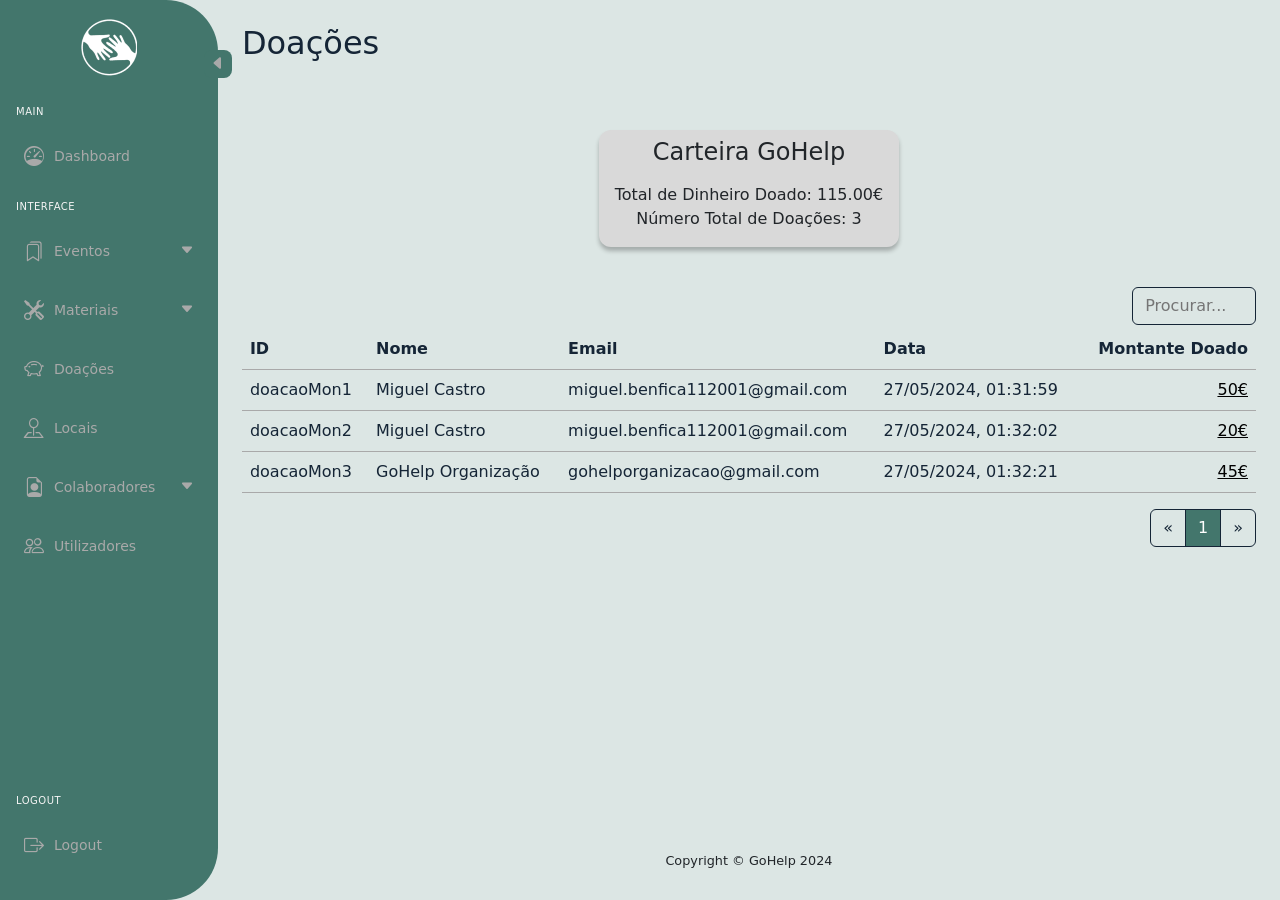
<file: BACK-OFFICE/doacoes.html>
<!doctype html>
<html lang="pt">

<head>
  <!-- Required meta tags -->
  <meta charset="utf-8">
  <meta name="viewport" content="width=device-width, initial-scale=1">

  <!-- Bootstrap CSS -->
  <link rel="stylesheet" href="https://cdn.jsdelivr.net/npm/bootstrap@5.3.3/dist/css/bootstrap.min.css">
  <link href="css/style.css" rel="stylesheet">
  <link rel="stylesheet" href="https://cdn.jsdelivr.net/npm/bootstrap-icons@1.11.3/font/bootstrap-icons.min.css">
  <title>GoHelp</title>
</head>

<body>
  <div id="wrapper">
    <div class="sidebar">
      <div class="menu-btn">
        <i class="bi bi-caret-left-fill"></i>
      </div>
      <div class="head">
        <div class="logo">
          <img src="images/branco1.png" alt="" />
        </div>
      </div>
      <div class="menu">
        <p class="title">Main</p>
        <ul>
          <li class="">
            <a href="index.html">
              <i class="icon bi bi-speedometer"></i>
              <span class="text">Dashboard</span>
            </a>
          </li>
        </ul>
      </div>
      <nav class="nav">
        <div class="menu">
          <p class="title">Interface</p>
          <ul>
            <li>
              <a href="#">
                <i class="icon bi bi-bookmarks"></i>
                <span class="text">Eventos</span>
                <i class="arrow bi bi-caret-down-fill"></i>
              </a>
              <ul class="sub-menu">
                <li><a href="vereventos.html"><span class="text">Ver Eventos</span></a></li>
                <li><a href="pedidoseventos.html"><span class="text">Pedidos de Eventos</span></a></li>
              </ul>
            </li>
            <li>
              <a href="#">
                <i class="icon bi bi-tools"></i>
                <span class="text">Materiais</span>
                <i class="arrow bi bi-caret-down-fill"></i>
              </a>
              <ul class="sub-menu">
                <li><a href="materiaisorg.html"><span class="text">Materiais da Organização</span></a></li>
                <li><a href="materiaisdoados.html"><span class="text">Materiais Doados</span></a></li>
              </ul>
            </li>
            <li>
              <a href="doacoes.html">
                <i class="icon bi bi-piggy-bank"></i>
                <span class="text">Doações</span>
              </a>
            </li>
            <li>
              <a href="locais.html">
                <i class="icon bi bi-pin-map"></i>
                <span class="text">Locais</span>
              </a>
            </li>

            <li>
              <a href="#">
                <i class="icon bi bi-file-earmark-person"></i>
                <span class="text">Colaboradores</span>
                <i class="arrow bi bi-caret-down-fill"></i>
              </a>
              <ul class="sub-menu">
                <li><a href="colaboradores.html"><span class="text">Colaboradores</span></a></li>
                <li><a href="candidaturas.html"><span class="text">Candidaturas</span></a></li>
              </ul>
            </li>
            <li>
              <a href="utilizadores.html">
                <i class="icon bi bi-people"></i>
                <span class="text">Utilizadores</span>
              </a>
            </li>
          </ul>
        </div>
      </nav>
      <div class="menu">
        <p class="title">Logout</p>
        <ul>
          <li>
            <a href="login.html">
              <i class="icon bi bi-box-arrow-right"></i>
              <span class="text">Logout</span>
            </a>
          </li>
        </ul>
      </div>
    </div>
    <div id="content-wrapper" class="d-flex flex-column">
      <div id="content">
        <div class="container-fluid">
          <!-- Header -->
          <div class="d-sm-flex align-items-center justify-content-between pt-4 pb-2">
            <h2 class="h2 text-azul-escuro mb-0">Doações</h2>
          </div>
          <!-- MAIN -->
          <div class="d-flex justify-content-center">
            <div class="card-carteira justify-content-center">
              <h4 class="card-title mt-2">Carteira GoHelp</h4>
              <p class="card-body mt-3 justify-content-center align-items-center">
              </p>
            </div>
          </div>
          <!-- Search -->
          <div class="row mt-4">
            <div class="col-md-6 mt-3 justify-content-end align-items-end"></div>
            <div class="col-md-6">
              <div class="input-group mt-3 justify-content-end align-items-end">
                <input type="text" id="procurar" class="search-control w-25" placeholder="Procurar..."
                  aria-label="Procurar" aria-describedby="basic-addon1" />
              </div>
            </div>
          </div>
          <!-- Tabela -->
          <div class="row d-flex pt-1 pm-2">
            <div class="col-xl">
              <table class="table table-primary">
                <thead>
                  <tr>
                    <th scope="col">ID</th>
                    <th scope="col">Nome</th>
                    <th scope="col">Email</th>
                    <th scope="col">Data</th>
                    <th scope="col" class="text-end">Montante Doado</th>
                  </tr>
                </thead>
                <tbody id="tabela-doacoes-monetarias"></tbody>
              </table>
              <nav aria-label="paginacao-tabelas" class="paginacao-tabelas">
                <ul class="pagination justify-content-end">
                  <li class="page-item">
                    <a class="page-link" href="#" aria-label="Previous">
                      <span aria-hidden="true">&laquo;</span>
                    </a>
                  </li>
                  <li class="page-item">
                    <a class="page-link" href="#">1</a>
                  </li>
                  <li class="page-item">
                    <a class="page-link" href="#">2</a>
                  </li>
                  <li class="page-item">
                    <a class="page-link" href="#">3</a>
                  </li>
                  <li class="page-item">
                    <a class="page-link" href="#" aria-label="Next">
                      <span aria-hidden="true">&raquo;</span>
                    </a>
                  </li>
                </ul>
              </nav>
            </div>
          </div>
        </div>
      </div>
      <!-- Footer -->
      <footer class="sticky-footer">
        <div class="container my-auto">
          <div class="copyright text-center my-auto">
            <span>Copyright &copy; GoHelp 2024</span>
          </div>
        </div>
      </footer>
    </div>
  </div>
  <script src="https://cdn.jsdelivr.net/npm/@popperjs/core@2.11.8/dist/umd/popper.min.js"
    integrity="sha384-I7E8VVD/ismYTF4hNIPjVp/Zjvgyol6VFvRkX/vR+Vc4jQkC+hVqc2pM8ODewa9r"
    crossorigin="anonymous"></script>
  <script src="https://cdn.jsdelivr.net/npm/bootstrap@5.3.3/dist/js/bootstrap.min.js"
    integrity="sha384-0pUGZvbkm6XF6gxjEnlmuGrJXVbNuzT9qBBavbLwCsOGabYfZo0T0to5eqruptLy"
    crossorigin="anonymous"></script>
  <script src="js/SBscript.js"></script>
  <script src="js/PreencherTabelaDoacoes.js"></script>
  <script src="js/CartaoCarteira.js"></script>
  <script src="js/localStorage.js"></script> 
</body>

</html>
</file>
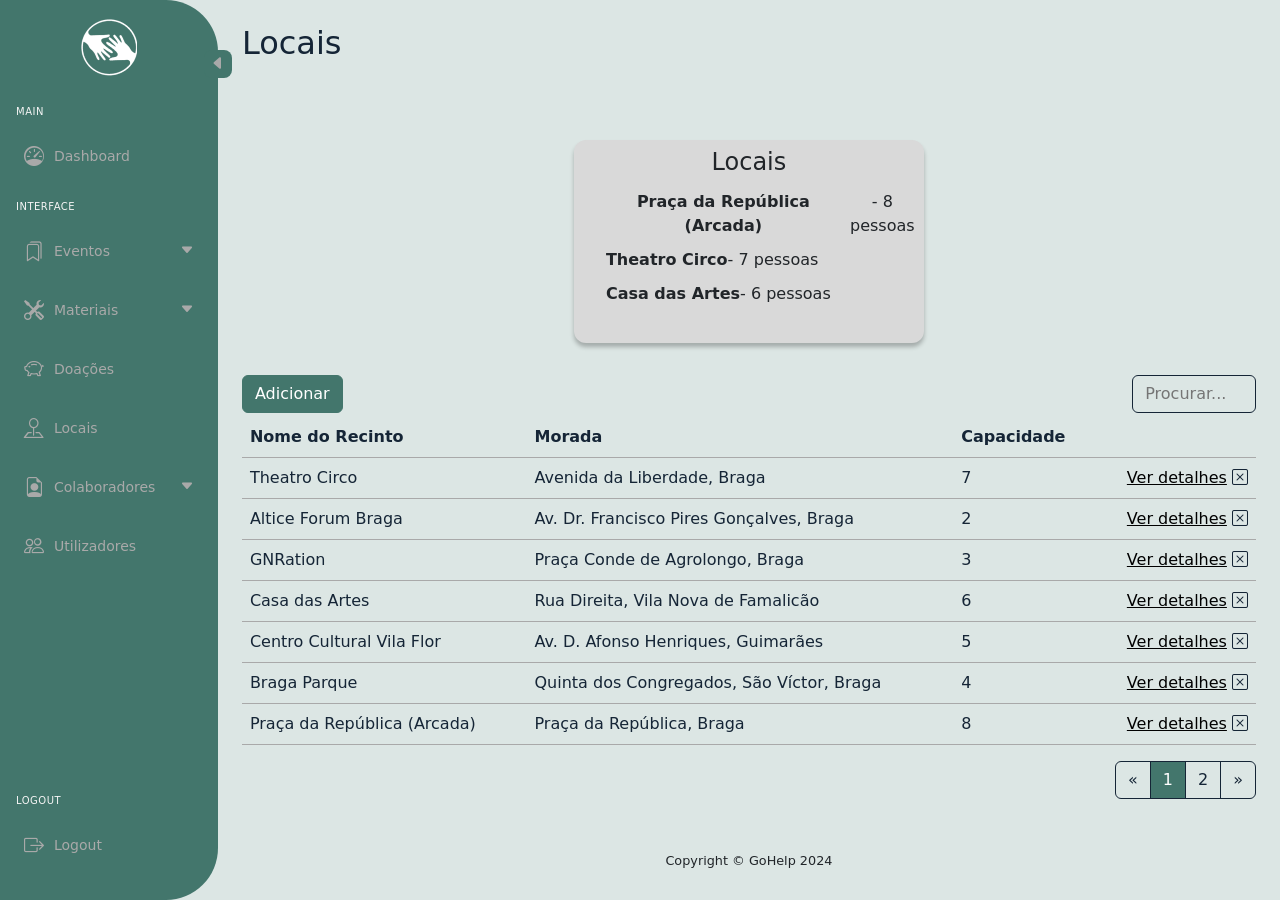
<file: BACK-OFFICE/locais.html>
<!doctype html>
<html lang="pt">

<head>
  <!-- Required meta tags -->
  <meta charset="utf-8">
  <meta name="viewport" content="width=device-width, initial-scale=1">

  <!-- Bootstrap CSS -->
  <link rel="stylesheet" href="https://cdn.jsdelivr.net/npm/bootstrap@5.3.3/dist/css/bootstrap.min.css">
  <link href="css/style.css" rel="stylesheet">
  <link rel="stylesheet" href="https://cdn.jsdelivr.net/npm/bootstrap-icons@1.11.3/font/bootstrap-icons.min.css">
  <title>GoHelp</title>
</head>

<body>
  <div id="wrapper">
    <div class="sidebar">
      <div class="menu-btn">
        <i class="bi bi-caret-left-fill"></i>
      </div>
      <div class="head">
        <div class="logo">
          <img src="images/branco1.png" alt="" />
        </div>
      </div>
      <div class="menu">
        <p class="title">Main</p>
        <ul>
          <li class="">
            <a href="index.html">
              <i class="icon bi bi-speedometer"></i>
              <span class="text">Dashboard</span>
            </a>
          </li>
        </ul>
      </div>
      <nav class="nav">
        <div class="menu">
          <p class="title">Interface</p>
          <ul>
            <li>
              <a href="#">
                <i class="icon bi bi-bookmarks"></i>
                <span class="text">Eventos</span>
                <i class="arrow bi bi-caret-down-fill"></i>
              </a>
              <ul class="sub-menu">
                <li><a href="vereventos.html"><span class="text">Ver Eventos</span></a></li>
                <li><a href="pedidoseventos.html"><span class="text">Pedidos de Eventos</span></a></li>
              </ul>
            </li>
            <li>
              <a href="#">
                <i class="icon bi bi-tools"></i>
                <span class="text">Materiais</span>
                <i class="arrow bi bi-caret-down-fill"></i>
              </a>
              <ul class="sub-menu">
                <li><a href="materiaisorg.html"><span class="text">Materiais da Organização</span></a></li>
                <li><a href="materiaisdoados.html"><span class="text">Materiais Doados</span></a></li>
              </ul>
            </li>
            <li>
              <a href="doacoes.html">
                <i class="icon bi bi-piggy-bank"></i>
                <span class="text">Doações</span>
              </a>
            </li>
            <li>
              <a href="locais.html">
                <i class="icon bi bi-pin-map"></i>
                <span class="text">Locais</span>
              </a>
            </li>

            <li>
              <a href="#">
                <i class="icon bi bi-file-earmark-person"></i>
                <span class="text">Colaboradores</span>
                <i class="arrow bi bi-caret-down-fill"></i>
              </a>
              <ul class="sub-menu">
                <li><a href="colaboradores.html"><span class="text">Colaboradores</span></a></li>
                <li><a href="candidaturas.html"><span class="text">Candidaturas</span></a></li>
              </ul>
            </li>
            <li>
              <a href="utilizadores.html">
                <i class="icon bi bi-people"></i>
                <span class="text">Utilizadores</span>
              </a>
            </li>
          </ul>
        </div>
      </nav>
      <div class="menu">
        <p class="title">Logout</p>
        <ul>
          <li>
            <a href="login.html">
              <i class="icon bi bi-box-arrow-right"></i>
              <span class="text">Logout</span>
            </a>
          </li>
        </ul>
      </div>
    </div>
    <div id="content-wrapper" class="d-flex flex-column">
      <div id="content">
        <div class="container-fluid">
          <!-- Header -->
          <div class="d-sm-flex align-items-center justify-content-between pt-4 pb-5">
            <h2 class="h2 text-azul-escuro mb-0">Locais</h2>
          </div>
          
          <!--Cartão-->
          <div class="d-flex justify-content-center">
            <div class="card-locais justify-content-center">
              <h4 class="card-title mt-2">Locais</h4>
              <p class="card-body mt-2 justify-content-center align-items-center">
              </p>
            </div>
          </div>

          <!-- Search -->
          <div class="row mt-3">
            <div class="col-md-6 mt-3 justify-content-end align-items-end">
              <a href="addlocais.html" class="btn btn-primary">Adicionar</a>
            </div>
            <div class="col-md-6">
              <div class="input-group mt-3 justify-content-end align-items-end">
                <input type="text" id="procurar" class="search-control w-25" placeholder="Procurar..."
                  aria-label="Procurar" aria-describedby="basic-addon1">
              </div>
            </div>
          </div>
          <!-- Table -->
          <div class="row d-flex pt-1 pm-2">
            <div class="col-xl">
              <table class="table table-primary">
                <thead>
                  <tr>
                    <th scope="col">Nome do Recinto</th>
                    <th scope="col">Morada</th>
                    <th scope="col">Capacidade</th>
                    <th scope="col" class="text-end"></th>
                  </tr>
                </thead>
                <tbody id="tabela-locais">
                </tbody>
              </table>
              <nav aria-label="paginacao-tabelas" class="paginacao-tabelas">
                <ul class="pagination justify-content-end">
                  <!-- Paginação será gerada dinamicamente -->
                </ul>
              </nav>
            </div>
          </div>
        </div>
      </div>
      <!-- Footer -->
      <footer class="sticky-footer">
        <div class="container my-auto">
          <div class="copyright text-center my-auto">
            <span>Copyright &copy; GoHelp 2024</span>
          </div>
        </div>
      </footer>
    </div>
  </div>
  <script src="https://cdn.jsdelivr.net/npm/@popperjs/core@2.11.8/dist/umd/popper.min.js"
    integrity="sha384-I7E8VVD/ismYTF4hNIPjVp/Zjvgyol6VFvRkX/vR+Vc4jQkC+hVqc2pM8ODewa9r"
    crossorigin="anonymous"></script>
  <script src="https://cdn.jsdelivr.net/npm/bootstrap@5.3.3/dist/js/bootstrap.min.js"
    integrity="sha384-0pUGZvbkm6XF6gxjEnlmuGrJXVbNuzT9qBBavbLwCsOGabYfZo0T0to5eqruptLy"
    crossorigin="anonymous"></script>
  <script src="js/SBscript.js"></script>
  <script src="js/PreencherTabelaLocais.js"></script>
  <script src="js/CartaoLocais.js"></script>
  <script src="js/localStorage.js"></script> 
</body>

</html>
</file>
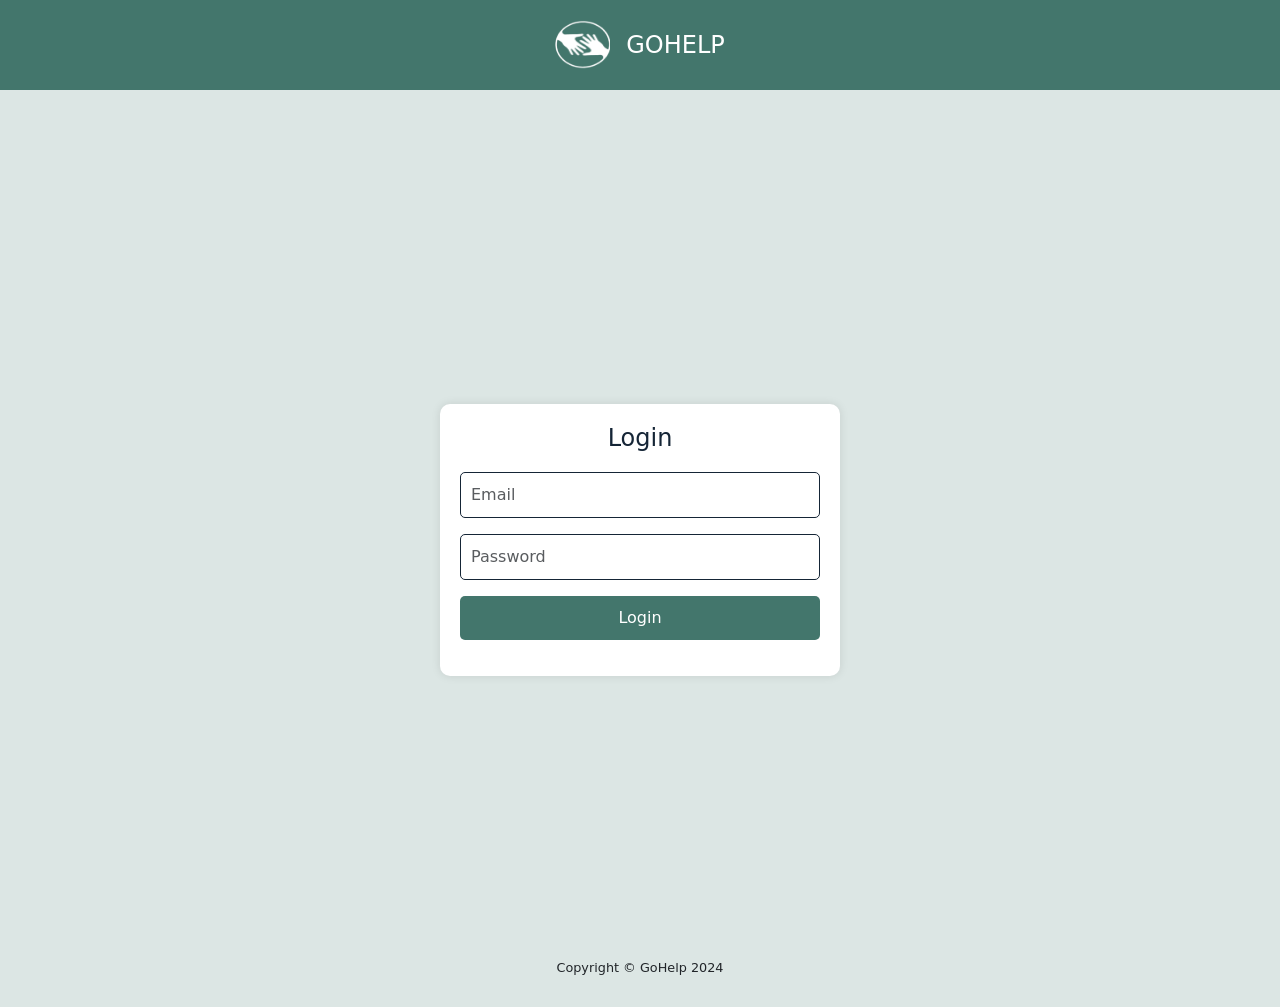
<file: BACK-OFFICE/login.html>
<!doctype html>
<html lang="pt">

<head>
  <!-- Required meta tags -->
  <meta charset="utf-8">
  <meta name="viewport" content="width=device-width, initial-scale=1">

  <!-- Bootstrap CSS -->
  <link rel="stylesheet" href="https://cdn.jsdelivr.net/npm/bootstrap@5.3.3/dist/css/bootstrap.min.css">
  <link href="css/style.css" rel="stylesheet">
  <link rel="stylesheet" href="https://cdn.jsdelivr.net/npm/bootstrap-icons@1.11.3/font/bootstrap-icons.min.css">
  <title>GoHelp</title>
</head>

<body>
  <header class="header d-flex align-items-center justify-content-center">
    <div class="container d-flex flex-column align-items-center">
      <div class="d-flex align-items-center">
        <img src="images/branco1.png" alt="GOHELP Logo" class="logo">
        <h1 class="ms-3 mb-0">GOHELP</h1>
      </div>
    </div>
  </header>
  <div class="login-container d-flex justify-content-center align-items-center">
    <div class="login-box">
      <h2 class="text-center">Login</h2>
      <form>
        <div class="form-group mb-3">
          <input type="email" class="form-control" id="username" placeholder="Email" required>
        </div>
        <div class="form-group mb-3">
          <input type="password" class="form-control" id="password" placeholder="Password" required>
        </div>
        <button type="button" class="btn btn-primary w-100" onclick="validateLogin()">Login</button>
      </form>
      <div class="text-center mt-3">
        <div class="error-message text-danger" id="error-message">Usuário ou senha incorretos</div>
      </div>
    </div>
  </div>
  <!-- Footer -->
  <footer class="sticky-footer">
    <div class="container my-auto">
      <div class="copyright text-center my-auto">
        <span>Copyright &copy; GoHelp 2024</span>
      </div>
    </div>
  </footer>
  <script src="https://cdn.jsdelivr.net/npm/@popperjs/core@2.11.8/dist/umd/popper.min.js" integrity="sha384-I7E8VVD/ismYTF4hNIPjVp/Zjvgyol6VFvRkX/vR+Vc4jQkC+hVqc2pM8ODewa9r" crossorigin="anonymous"></script>
  <script src="https://cdn.jsdelivr.net/npm/bootstrap@5.3.3/dist/js/bootstrap.min.js" integrity="sha384-0pUGZvbkm6XF6gxjEnlmuGrJXVbNuzT9qBBavbLwCsOGabYfZo0T0to5eqruptLy" crossorigin="anonymous"></script>
  <script src="js/SBscript.js"></script>
  <script src="js/login.js"></script>

</body>

</html>
</file>
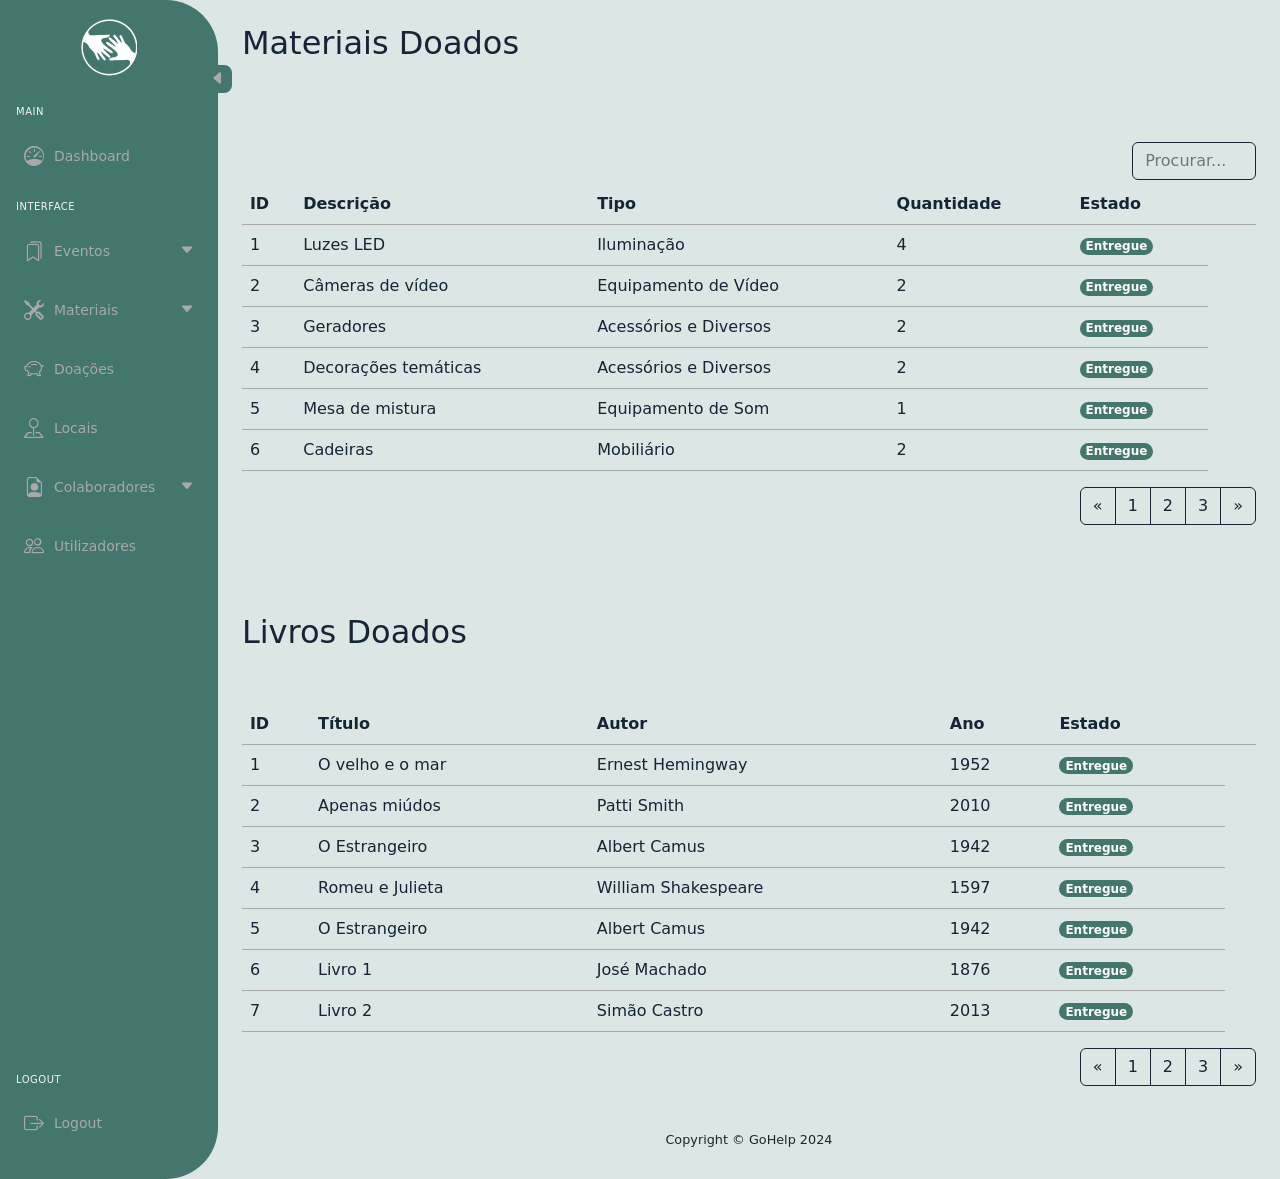
<file: BACK-OFFICE/materiaisdoados.html>
<!DOCTYPE html>
<html lang="pt">
  <head>
    <!-- Required meta tags -->
    <meta charset="utf-8" />
    <meta name="viewport" content="width=device-width, initial-scale=1" />

    <!-- Bootstrap CSS -->
    <link
      rel="stylesheet"
      href="	https://cdn.jsdelivr.net/npm/bootstrap@5.3.3/dist/css/bootstrap.min.css"
    />
    <link href="css/style.css" rel="stylesheet" />
    <link
      rel="stylesheet"
      href="https://cdn.jsdelivr.net/npm/bootstrap-icons@1.11.3/font/bootstrap-icons.min.css"
    />
    <title>GoHelp</title>
  </head>
  <body>
    <div id="wrapper">
      <div class="sidebar">
        <div class="menu-btn">
          <i class="bi bi-caret-left-fill"></i>
        </div>
        <div class="head">
          <div class="logo">
            <img src="images/branco1.png" alt="" />
          </div>
        </div>
        <div class="menu">
          <p class="title">Main</p>
          <ul>
            <li class="">
              <a href="index.html">
                <i class="icon bi bi-speedometer"></i>
                <span class="text">Dashboard</span>
              </a>
            </li>
          </ul>
        </div>
        <nav class="nav">
          <div class="menu">
            <p class="title">Interface</p>
            <ul>
              <li>
                <a href="#">
                  <i class="icon bi bi-bookmarks"></i>
                  <span class="text">Eventos</span>
                  <i class="arrow bi bi-caret-down-fill"></i>
                </a>
                <ul class="sub-menu">
                  <li>
                    <a href="vereventos.html"
                      ><span class="text">Ver Eventos</span></a
                    >
                  </li>
                  <li>
                    <a href="pedidoseventos.html"
                      ><span class="text">Pedidos de Eventos</span></a
                    >
                  </li>
                </ul>
              </li>
              <li>
                <a href="#">
                  <i class="icon bi bi-tools"></i>
                  <span class="text">Materiais</span>
                  <i class="arrow bi bi-caret-down-fill"></i>
                </a>
                <ul class="sub-menu">
                  <li>
                    <a href="materiaisorg.html"
                      ><span class="text">Materiais da Organização</span></a
                    >
                  </li>
                  <li>
                    <a href="materiaisdoados.html"
                      ><span class="text">Materiais Doados</span></a
                    >
                  </li>
                </ul>
              </li>
              <li>
                <a href="doacoes.html">
                  <i class="icon bi bi-piggy-bank"></i>
                  <span class="text">Doações</span>
                </a>
              </li>
              <li>
                <a href="locais.html">
                  <i class="icon bi bi-pin-map"></i>
                  <span class="text">Locais</span>
                </a>
              </li>

              <li>
                <a href="#">
                  <i class="icon bi bi-file-earmark-person"></i>
                  <span class="text">Colaboradores</span>
                  <i class="arrow bi bi-caret-down-fill"></i>
                </a>
                <ul class="sub-menu">
                  <li>
                    <a href="colaboradores.html"
                      ><span class="text">Colaboradores</span></a
                    >
                  </li>
                  <li>
                    <a href="candidaturas.html"
                      ><span class="text">Candidaturas</span></a
                    >
                  </li>
                </ul>
              </li>
              <li>
                <a href="utilizadores.html">
                  <i class="icon bi bi-people"></i>
                  <span class="text">Utilizadores</span>
                </a>
              </li>
            </ul>
          </div>
        </nav>
        <div class="menu">
          <p class="title">Logout</p>
          <ul>
            <li>
              <a href="login.html">
                <i class="icon bi bi-box-arrow-right"></i>
                <span class="text">Logout</span>
              </a>
            </li>
          </ul>
        </div>
      </div>
      <div id="content-wrapper" class="d-flex flex-column">
        <div id="content">
          <div class="container-fluid">
            <div
              class="d-sm-flex align-items-center justify-content-between pt-4 pb-5"
            >
              <h2 class="h2 text-azul-escuro mb-0">Materiais Doados</h2>
            </div>

            <!--Search-->
            <div class="row mt-3">
              <div
                class="col-md-6 mt-3 justify-content-end align-items-end"
              ></div>
              <div class="col-md-6">
                <div
                  class="input-group mt-3 justify-content-end align-items-end"
                >
                  <input
                    type="text"
                    id="procurar"
                    class="search-control w-25"
                    placeholder="Procurar..."
                    aria-label="Procurar"
                    aria-describedby="basic-addon1"
                  />
                </div>
              </div>
            </div>
            <!--Tabela Materiais-->
            <div class="row d-flex pt-1 pm-2">
              <div class="col-xl">
                <table class="table table-primary">
                  <thead>
                    <tr>
                      <th scope="col">ID</th>
                      <th scope="col">Descrição</th>
                      <th scope="col">Tipo</th>
                      <th scope="col">Quantidade</th>
                      <th scope="col">Estado</th>
                      <th scope="col"></th>
                      <th scope="col" class="text-end"></th>
                    </tr>
                  </thead>
                  <tbody id="tabela-materiais-doados"></tbody>
                </table>
                <nav aria-label="paginacao-tabelas" class="paginacao-tabelas">
                  <ul class="pagination justify-content-end">
                    <li class="page-item">
                      <a class="page-link" href="#" aria-label="Previous">
                        <span aria-hidden="true">&laquo;</span>
                      </a>
                    </li>
                    <li class="page-item">
                      <a class="page-link" href="#">1</a>
                    </li>
                    <li class="page-item">
                      <a class="page-link" href="#">2</a>
                    </li>
                    <li class="page-item">
                      <a class="page-link" href="#">3</a>
                    </li>
                    <li class="page-item">
                      <a class="page-link" href="#" aria-label="Next">
                        <span aria-hidden="true">&raquo;</span>
                      </a>
                    </li>
                  </ul>
                </nav>
              </div>
            </div>
            <br /><br />
            <div
              class="d-sm-flex align-items-center justify-content-between pt-4 pb-5"
            >
              <h2 class="h2 text-azul-escuro mb-0">Livros Doados</h2>
            </div>
            <!--Tabela Livros-->
            <div class="row d-flex pt-1 pm-2">
              <div class="col-xl">
                <table class="table table-primary">
                  <thead>
                    <tr>
                      <th scope="col">ID</th>
                      <th scope="col">Título</th>
                      <th scope="col">Autor</th>
                      <th scope="col">Ano</th>
                      <th scope="col">Estado</th>
                      <th scope="col" class="text-end"></th>
                    </tr>
                  </thead>
                  <tbody id="tabela-livros-doados"></tbody>
                </table>
                <nav aria-label="paginacao-tabelas" class="paginacao-tabelas">
                  <ul class="pagination justify-content-end">
                    <li class="page-item">
                      <a class="page-link" href="#" aria-label="Previous">
                        <span aria-hidden="true">&laquo;</span>
                      </a>
                    </li>
                    <li class="page-item">
                      <a class="page-link" href="#">1</a>
                    </li>
                    <li class="page-item">
                      <a class="page-link" href="#">2</a>
                    </li>
                    <li class="page-item">
                      <a class="page-link" href="#">3</a>
                    </li>
                    <li class="page-item">
                      <a class="page-link" href="#" aria-label="Next">
                        <span aria-hidden="true">&raquo;</span>
                      </a>
                    </li>
                  </ul>
                </nav>
              </div>
            </div>
          </div>
        </div>
        <!-- Footer -->
        <footer class="sticky-footer">
          <div class="container my-auto">
            <div class="copyright text-center my-auto">
              <span>Copyright &copy; GoHelp 2024</span>
            </div>
          </div>
        </footer>
        <!-- End of Footer -->
      </div>
    </div>
    <script
      src="https://cdn.jsdelivr.net/npm/@popperjs/core@2.11.8/dist/umd/popper.min.js"
      integrity="sha384-I7E8VVD/ismYTF4hNIPjVp/Zjvgyol6VFvRkX/vR+Vc4jQkC+hVqc2pM8ODewa9r"
      crossorigin="anonymous"
    ></script>
    <script
      src="https://cdn.jsdelivr.net/npm/bootstrap@5.3.3/dist/js/bootstrap.min.js"
      integrity="sha384-0pUGZvbkm6XF6gxjEnlmuGrJXVbNuzT9qBBavbLwCsOGabYfZo0T0to5eqruptLy"
      crossorigin="anonymous"
    ></script>
    <script src="js/SBscript.js"></script>
    <script src="js/PreencherTabelaMateriaisDoados.js"></script>
    <script src="js/PreencherTabelaLivrosDoados.js"></script>
    <script src="js/localStorage.js"></script> 
  </body>
</html>
</file>
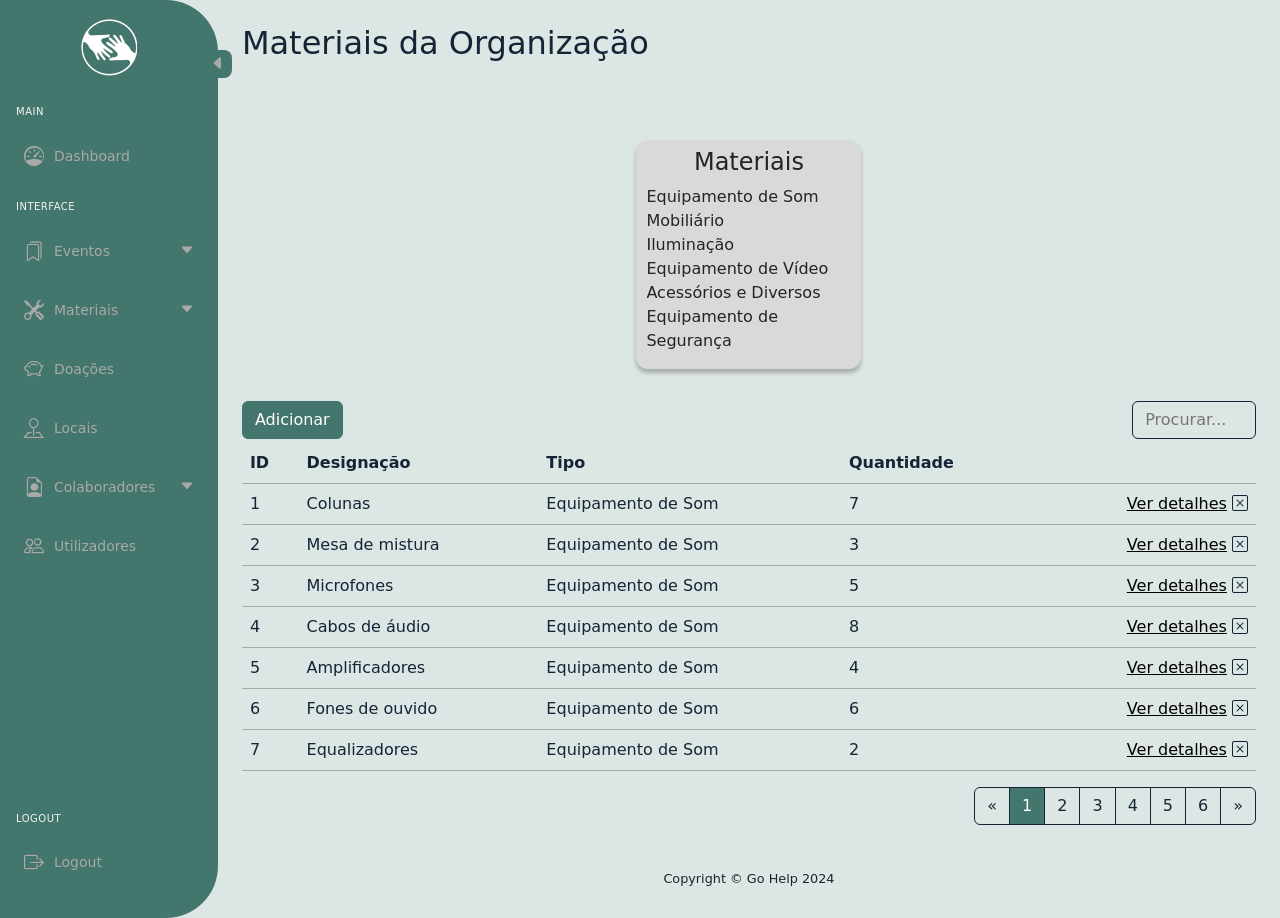
<file: BACK-OFFICE/materiaisorg.html>
<!doctype html>
<html lang="pt">

<head>
  <!-- Required meta tags -->
  <meta charset="utf-8">
  <meta name="viewport" content="width=device-width, initial-scale=1">

  <!-- Bootstrap CSS -->
  <link rel="stylesheet" href="	https://cdn.jsdelivr.net/npm/bootstrap@5.3.3/dist/css/bootstrap.min.css">
  <link href="css/style.css" rel="stylesheet">
  <link rel="stylesheet" href="https://cdn.jsdelivr.net/npm/bootstrap-icons@1.11.3/font/bootstrap-icons.min.css">
  <title>GoHelp</title>
</head>

<body>
  <div id="wrapper">
    <div class="sidebar">
      <div class="menu-btn">
        <i class="bi bi-caret-left-fill"></i>
      </div>
      <div class="head">
        <div class="logo">
          <img src="images/branco1.png" alt="" />
        </div>
      </div>
      <div class="menu">
        <p class="title">Main</p>
        <ul>
          <li class="">
            <a href="index.html">
              <i class="icon bi bi-speedometer"></i>
              <span class="text">Dashboard</span>
            </a>
          </li>
        </ul>
      </div>
      <nav class="nav">
        <div class="menu">
          <p class="title">Interface</p>
          <ul>
            <li>
              <a href="#">
                <i class="icon bi bi-bookmarks"></i>
                <span class="text">Eventos</span>
                <i class="arrow bi bi-caret-down-fill"></i>
              </a>
              <ul class="sub-menu">
                <li><a href="vereventos.html"><span class="text">Ver Eventos</span></a></li>
                <li><a href="pedidoseventos.html"><span class="text">Pedidos de Eventos</span></a></li>
              </ul>
            </li>
            <li>
              <a href="#">
                <i class="icon bi bi-tools"></i>
                <span class="text">Materiais</span>
                <i class="arrow bi bi-caret-down-fill"></i>
              </a>
              <ul class="sub-menu">
                <li><a href="materiaisorg.html"><span class="text">Materiais da Organização</span></a></li>
                <li><a href="materiaisdoados.html"><span class="text">Materiais Doados</span></a></li>
              </ul>
            </li>
            <li>
              <a href="doacoes.html">
                <i class="icon bi bi-piggy-bank"></i>
                <span class="text">Doações</span>
              </a>
            </li>
            <li>
              <a href="locais.html">
                <i class="icon bi bi-pin-map"></i>
                <span class="text">Locais</span>
              </a>
            </li>

            <li>
              <a href="#">
                <i class="icon bi bi-file-earmark-person"></i>
                <span class="text">Colaboradores</span>
                <i class="arrow bi bi-caret-down-fill"></i>
              </a>
              <ul class="sub-menu">
                <li><a href="colaboradores.html"><span class="text">Colaboradores</span></a></li>
                <li><a href="candidaturas.html"><span class="text">Candidaturas</span></a></li>
              </ul>
            </li>
            <li>
              <a href="utilizadores.html">
                <i class="icon bi bi-people"></i>
                <span class="text">Utilizadores</span>
              </a>
            </li>
          </ul>
        </div>
      </nav>
      <div class="menu">
        <p class="title">Logout</p>
        <ul>
          <li>
            <a href="login.html">
              <i class="icon bi bi-box-arrow-right"></i>
              <span class="text">Logout</span>
            </a>
          </li>
        </ul>
      </div>
    </div>
    <div id="content-wrapper" class="d-flex flex-column">
      <div id="content">
        <div class="container-fluid">
          <!--Header-->
          <div class="d-sm-flex align-items-center justify-content-between pt-4 pb-5">
            <h2 class="h2 text-azul-escuro mb-0">Materiais da Organização</h2>
          </div>
          <!--MAIN-->

          <!--Cartão-->
          <div class="d-flex justify-content-center">
            <div class="card-colaboradores justify-content-center">
              <h4 class="card-title mt-2">Materiais</h4>
              <p class="card-body mt-2 align-left">
                Equipamento de Som <br>
                Mobiliário <br>
                Iluminação <br>
                Equipamento de Vídeo <br>
                Acessórios e Diversos <br>
                Equipamento de Segurança
              </p>
            </div>
          </div>

          <!--Search-->
          <div class="row  mt-3">
            <div class="col-md-6 mt-3 justify-content-end align-items-end">
              <a href="addmaterial.html" class="btn btn-primary">Adicionar</a>
            </div>
            <div class="col-md-6">
              <div class="input-group mt-3 justify-content-end align-items-end ">
                <input type="text" id="procurar" class="search-control w-25" placeholder="Procurar..."
                  aria-label="Procurar" aria-describedby="basic-addon1">
              </div>
            </div>

          </div>
          <!--Tabela-->
          <div class="row d-flex pt-1 pm-2">
            <div class="col-xl">
              <table class="table table-primary">
                <thead>
                  <tr>
                    <th scope="col">ID</th>
                    <th scope="col">Designação</th>
                    <th scope="col">Tipo</th>
                    <th scope="col">Quantidade</th>
                    <th scope="col" class="text-end"></th>
                  </tr>
                </thead>
                <tbody id="tabela-materiais">
                </tbody>
              </table>
              <nav aria-label="paginacao-tabelas" class="paginacao-tabelas">
                <ul class="pagination justify-content-end">
                  <!-- Paginação será gerada dinamicamente -->
                </ul>
              </nav>
            </div>
          </div>
        </div>
      </div>
      <!-- Footer -->
      <footer class="sticky-footer">
        <div class="container my-auto">
          <div class="copyright text-center my-auto">
            <span>Copyright &copy; Go Help 2024</span>
          </div>
        </div>
      </footer>
      <!-- End of Footer -->
    </div>

  </div>
  </div>
  <script src="https://cdn.jsdelivr.net/npm/@popperjs/core@2.11.8/dist/umd/popper.min.js"
    integrity="sha384-I7E8VVD/ismYTF4hNIPjVp/Zjvgyol6VFvRkX/vR+Vc4jQkC+hVqc2pM8ODewa9r"
    crossorigin="anonymous"></script>
  <script src="https://cdn.jsdelivr.net/npm/bootstrap@5.3.3/dist/js/bootstrap.min.js"
    integrity="sha384-0pUGZvbkm6XF6gxjEnlmuGrJXVbNuzT9qBBavbLwCsOGabYfZo0T0to5eqruptLy"
    crossorigin="anonymous"></script>
  <script src="js/SBscript.js"></script>
  <script src="js/PreencherTabelaMateriaisOrg.js"></script>
  <script src="js/localStorage.js"></script> 

</body>

</html>
</file>
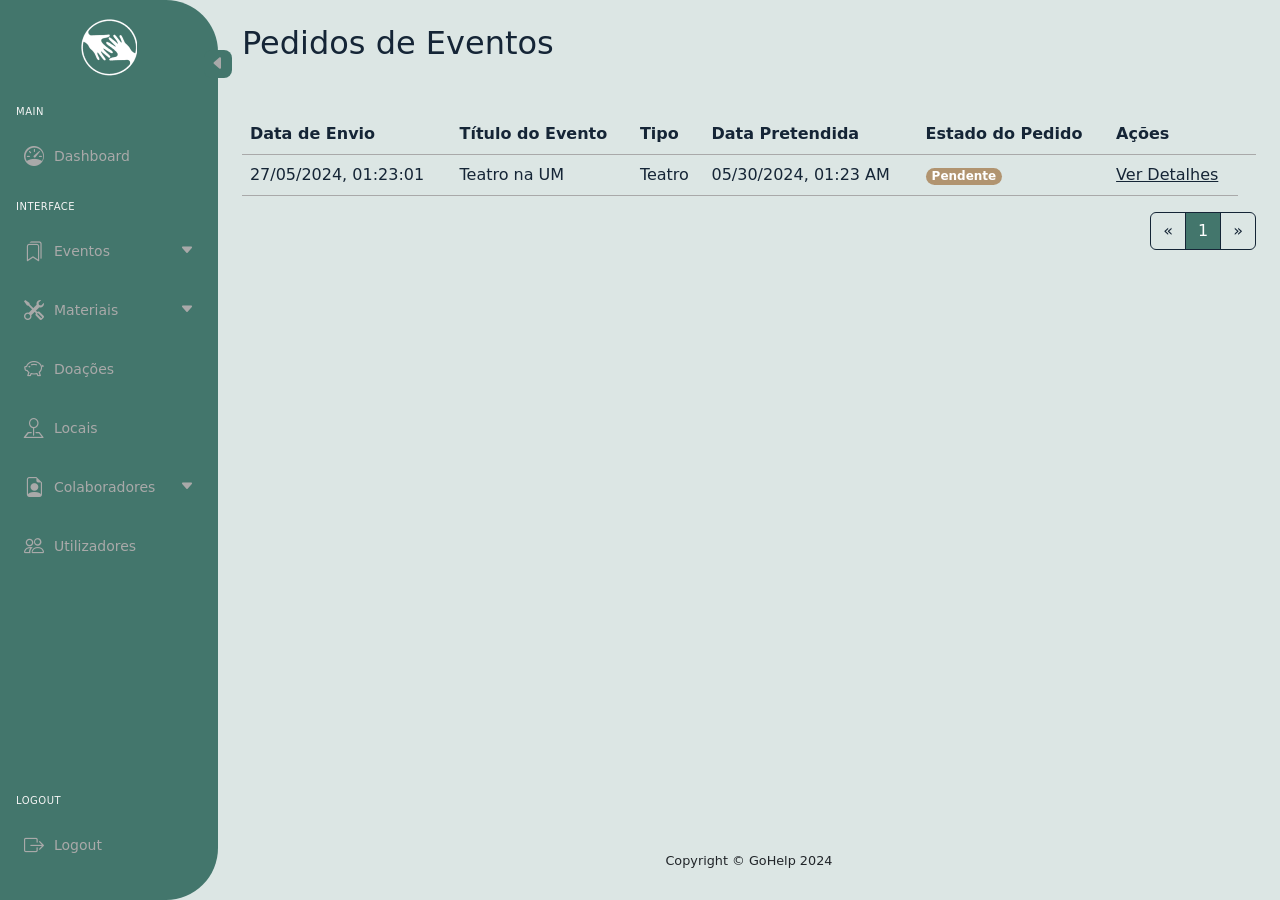
<file: BACK-OFFICE/pedidoseventos.html>
<!DOCTYPE html>
<html lang="pt">

<head>
  <!-- Required meta tags -->
  <meta charset="utf-8" />
  <meta name="viewport" content="width=device-width, initial-scale=1" />

  <!-- Bootstrap CSS -->
  <link rel="stylesheet" href="	https://cdn.jsdelivr.net/npm/bootstrap@5.3.3/dist/css/bootstrap.min.css" />
  <link href="css/style.css" rel="stylesheet" />
  <link rel="stylesheet" href="https://cdn.jsdelivr.net/npm/bootstrap-icons@1.11.3/font/bootstrap-icons.min.css" />
  <title>GoHelp</title>
</head>

<body>
  <div id="wrapper">
    <div class="sidebar">
      <div class="menu-btn">
        <i class="bi bi-caret-left-fill"></i>
      </div>
      <div class="head">
        <div class="logo">
          <img src="images/branco1.png" alt="" />
        </div>
      </div>
      <div class="menu">
        <p class="title">Main</p>
        <ul>
          <li class="">
            <a href="index.html">
              <i class="icon bi bi-speedometer"></i>
              <span class="text">Dashboard</span>
            </a>
          </li>
        </ul>
      </div>
      <nav class="nav">
        <div class="menu">
          <p class="title">Interface</p>
          <ul>
            <li>
              <a href="#">
                <i class="icon bi bi-bookmarks"></i>
                <span class="text">Eventos</span>
                <i class="arrow bi bi-caret-down-fill"></i>
              </a>
              <ul class="sub-menu">
                <li>
                  <a href="vereventos.html"><span class="text">Ver Eventos</span></a>
                </li>
                <li>
                  <a href="pedidoseventos.html"><span class="text">Pedidos de Eventos</span></a>
                </li>
              </ul>
            </li>
            <li>
              <a href="#">
                <i class="icon bi bi-tools"></i>
                <span class="text">Materiais</span>
                <i class="arrow bi bi-caret-down-fill"></i>
              </a>
              <ul class="sub-menu">
                <li>
                  <a href="materiaisorg.html"><span class="text">Materiais da Organização</span></a>
                </li>
                <li>
                  <a href="materiaisdoados.html"><span class="text">Materiais Doados</span></a>
                </li>
              </ul>
            </li>
            <li>
              <a href="doacoes.html">
                <i class="icon bi bi-piggy-bank"></i>
                <span class="text">Doações</span>
              </a>
            </li>
            <li>
              <a href="locais.html">
                <i class="icon bi bi-pin-map"></i>
                <span class="text">Locais</span>
              </a>
            </li>
            <li>
              <a href="#">
                <i class="icon bi bi-file-earmark-person"></i>
                <span class="text">Colaboradores</span>
                <i class="arrow bi bi-caret-down-fill"></i>
              </a>
              <ul class="sub-menu">
                <li>
                  <a href="colaboradores.html"><span class="text">Colaboradores</span></a>
                </li>
                <li>
                  <a href="candidaturas.html"><span class="text">Candidaturas</span></a>
                </li>
              </ul>
            </li>
            <li>
              <a href="utilizadores.html">
                <i class="icon bi bi-people"></i>
                <span class="text">Utilizadores</span>
              </a>
            </li>
          </ul>
        </div>
      </nav>
      <div class="menu">
        <p class="title">Logout</p>
        <ul>
          <li>
            <a href="login.html">
              <i class="icon bi bi-box-arrow-right"></i>
              <span class="text">Logout</span>
            </a>
          </li>
        </ul>
      </div>
    </div>
    <div id="content-wrapper" class="d-flex flex-column">
      <div id="content">
        <div class="container-fluid">
          <div class="d-sm-flex align-items-center justify-content-between pt-4 pb-5">
            <h2 class="h2 text-azul-escuro mb-0">Pedidos de Eventos</h2>
          </div>

          <!--Tabela-->
          <div class="row d-flex pt-1 pm-2">
            <div class="col-xl">
              <table class="table table-primary" id="crudTable">
                <thead>
                  <tr>
                    <th scope="col" class="text-azul-escuro">Data de Envio</th>
                    <th scope="col" class="text-azul-escuro">Título do Evento</th>
                    <th scope="col" class="text-azul-escuro">Tipo</th>
                    <th scope="col" class="text-azul-escuro">Data Pretendida</th>
                    <th scope="col" class="text-azul-escuro">Estado do Pedido</th>
                    <th scope="col" class="text-azul-escuro">Ações</th>
                    <th scope="col" class="text-end"></th>
                  </tr>
                </thead>
                <tbody id="conteudo-tabela-aceitar-eventos"></tbody>
              </table>
              <nav aria-label="paginacao-tabelas" class="paginacao-tabelas">
                <ul class="pagination justify-content-end">
                  <li class="page-item">
                    <a class="page-link" href="#" aria-label="Previous">
                      <span aria-hidden="true">&laquo;</span>
                    </a>
                  </li>
                  <li class="page-item">
                    <a class="page-link" href="#">1</a>
                  </li>
                  <li class="page-item">
                    <a class="page-link" href="#">2</a>
                  </li>
                  <li class="page-item">
                    <a class="page-link" href="#">3</a>
                  </li>
                  <li class="page-item">
                    <a class="page-link" href="#" aria-label="Next">
                      <span aria-hidden="true">&raquo;</span>
                    </a>
                  </li>
                </ul>
              </nav>
            </div>
          </div>
        </div>
      </div>
      <!-- Footer -->
      <footer class="sticky-footer">
        <div class="container my-auto">
          <div class="copyright text-center my-auto">
            <span>Copyright &copy; GoHelp 2024</span>
          </div>
        </div>
      </footer>
      <!-- End of Footer -->
    </div>
  </div>

  <!--Primeiro Modal-->
  <div class="modal fade" id="detalhes-Eventos" tabindex="-1" aria-labelledby="detalhes-AceitarEventosLabel"
    aria-hidden="true">
    <div class="modal-dialog modal-lg modal-dialog-centered">
      <div class="modal-content">
        <div class="modal-header">
          <h5 class="modal-title" id="detalhesAceitarEventosLabel">
            Detalhes do Pedido de Evento
          </h5>
          <button type="button" class="btn-close" data-bs-dismiss="modal" aria-label="Close"></button>
        </div>
        <div class="modal-body">
          <div class="row w-100">
            <div class="col-md-6">
              <img id="imagem-organizar-evento" alt="Imagem do evento" class="img-fluid mb-3"/>
              <div class="col-6 w-100">
                <span style="display: none;" ><strong>Lista de Colaboradores:</strong></span>
                <select class="form-select" name="profissionais-evento" id="modalProfissionaisSelect" style="display: none;"></select>
                <div id="modalProfissionaisSelecionados" class="container form-control mb-3 ms-0 h-auto" style="display: none;"></div>
              </div>
              <div class="col-6 w-100">
                <span style="display: none;"><strong>Lista de Materiais:</strong></span>
                <select class="form-select" name="materiais-evento" id="modalMateriaisSelect" style="display: none;"></select>
                <div id="modalMateriaisSelecionados" class="container form-control mb-3 ms-0 h-auto" style="display: none;"></div>
              </div>
            </div>
            <div class="col-md-6 lista-detalhes">
              <ul class="list-group list-group-flush">
                <li class="list-group-item d-flex justify-content-between align-items-center">
                  <strong>Nome:</strong>
                  <span id="nome-envio-evento-info"></span>
                </li>
                <li class="list-group-item d-flex justify-content-between align-items-center">
                  <strong>Email:</strong>
                  <span id="email-envio-evento-info"></span>
                </li>
                <li class="list-group-item d-flex justify-content-between align-items-center">
                  <strong>Data de Envio:</strong>
                  <span id="data-envio-evento-info"></span>
                </li>
                <li class="list-group-item d-flex justify-content-between align-items-center">
                  <strong>Título:</strong>
                  <span id="titulo-pedido-evento-info"></span>
                </li>
                <li class="list-group-item d-flex justify-content-between align-items-center">
                  <strong>Descrição:</strong>
                  <span id="descricao-pedido-evento-info"></span>
                </li>
                <li class="list-group-item d-flex justify-content-between align-items-center">
                  <strong>Data Pretendida:</strong>
                  <span id="data-pedido-evento-info"></span>
                </li>
                <li class="list-group-item d-flex justify-content-between align-items-center">
                  <strong>Duração:</strong>
                  <span id="duracao-pedido-evento-info"></span>
                </li>
                <li class="list-group-item d-flex justify-content-between align-items-center">
                  <strong>Tipo:</strong>
                  <span id="tipo-pedido-evento-info"></span>
                </li>
                <li class="list-group-item d-flex justify-content-between align-items-center">
                  <strong>Local:</strong>
                  <span id="local-pedido-evento-info"></span>
                </li>
                <li class="list-group-item d-flex justify-content-between align-items-center">
                  <strong>Participantes:</strong>
                  <span id="participantes-pedido-evento-info"></span>
                </li>
                <li class="list-group-item d-flex justify-content-between align-items-center">
                  <strong>Colaborador do Evento:</strong>
                  <span id="colaborador-pedido-evento-info"></span>
                </li>
              </ul>
              <div class="estado-pedido d-flex justify-content-center align-items-center text-center mt-3">
                <div>
                  <h6>Estado do Pedido</h6>
                  <div id="estado-pedido-evento-info" class=""></div>
                </div>
              </div>
            </div>
          </div>
        </div>
        <div class="modal-footer">
          <button type="button" class="btn btn-primary" id="botaoAceitarPedidoEvento">
            Aceitar
          </button>
          <button type="button" class="btn btn-secondary" id="botaoRecusarPedidoEvento">
            Recusar
          </button>
        </div>
      </div>
    </div>
  </div>

  <!--Segundo Modal-->
  <div class="modal" id="mensagemRespostaPedido">
    <div class="modal-dialog modal-dialog-centered" role="document">
      <div class="modal-content">
        <div class="modal-header">
          <h5 class="modal-title">Resposta ao Pedido</h5>
        </div>
        <div class="modal-body">
          <textarea name="resposta-pedido-message" rows="10" class="form-control" id="responder-pedido-message"
            placeholder="Mensagem de Resposta ao Pedido" required></textarea>
        </div>
        <div class="modal-footer">
          <button type="button" class="btn-modal btn-submeter" id="enviarRespostaPedidoBotao">
            Enviar
          </button>
        </div>
      </div>
    </div>
  </div>

  <script src="https://cdn.jsdelivr.net/npm/@popperjs/core@2.11.8/dist/umd/popper.min.js"
    integrity="sha384-I7E8VVD/ismYTF4hNIPjVp/Zjvgyol6VFvRkX/vR+Vc4jQkC+hVqc2pM8ODewa9r"
    crossorigin="anonymous"></script>
  <script src="https://cdn.jsdelivr.net/npm/bootstrap@5.3.3/dist/js/bootstrap.min.js"
    integrity="sha384-0pUGZvbkm6XF6gxjEnlmuGrJXVbNuzT9qBBavbLwCsOGabYfZo0T0to5eqruptLy"
    crossorigin="anonymous"></script>
  <script src="js/SBscript.js"></script>
  <script src="js/preencherTabelaAceitarPedidoEvento.js"></script>
  <script src="js/localStorage.js"></script> 
</body>

</html>
</file>
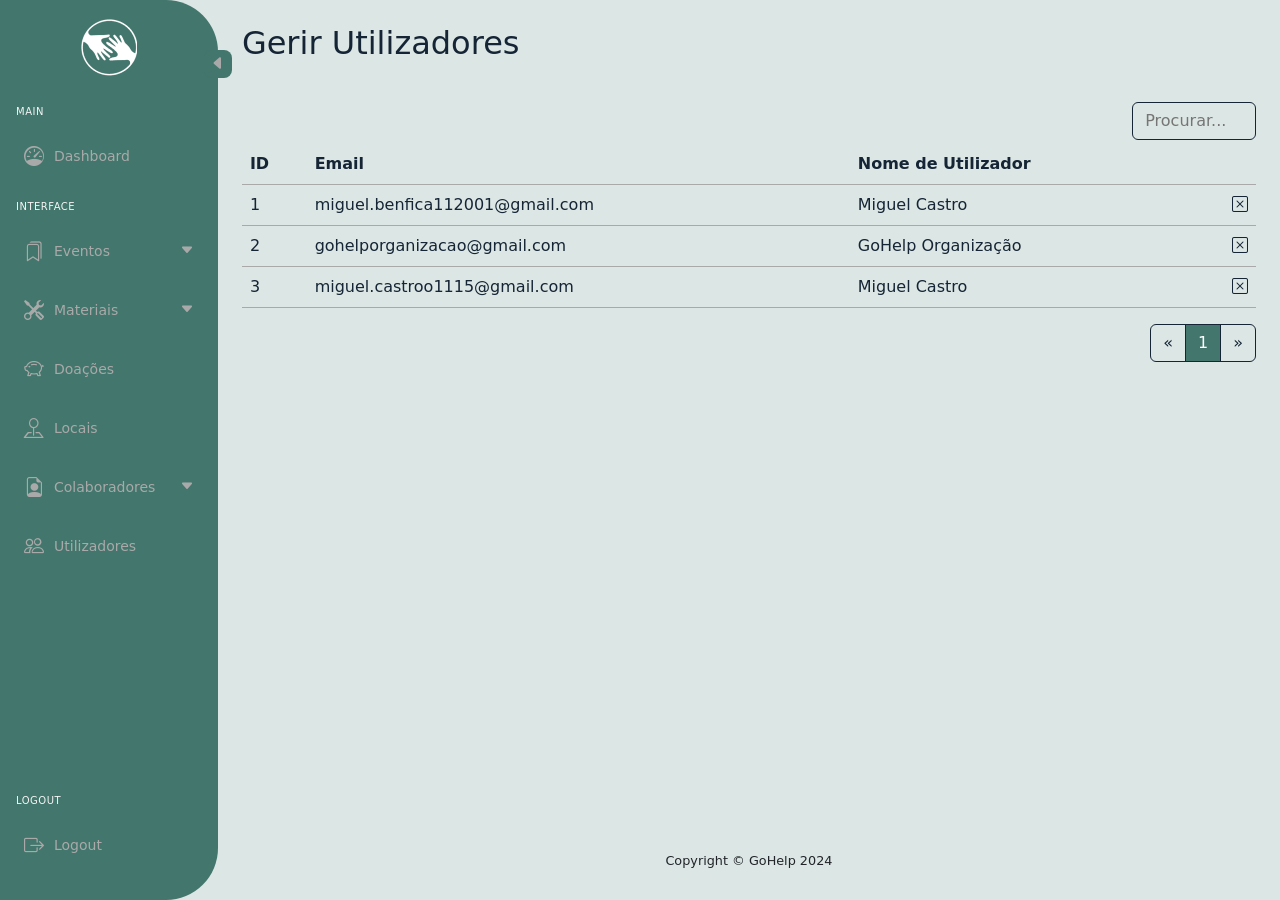
<file: BACK-OFFICE/utilizadores.html>
<!DOCTYPE html>
<html lang="pt">
  <head>
    <!-- Required meta tags -->
    <meta charset="utf-8" />
    <meta name="viewport" content="width=device-width, initial-scale=1" />

    <!-- Bootstrap CSS -->
    <link
      rel="stylesheet"
      href="	https://cdn.jsdelivr.net/npm/bootstrap@5.3.3/dist/css/bootstrap.min.css"
    />
    <link href="css/style.css" rel="stylesheet" />
    <link
      rel="stylesheet"
      href="https://cdn.jsdelivr.net/npm/bootstrap-icons@1.11.3/font/bootstrap-icons.min.css"
    />
    <title>GoHelp</title>
  </head>

  <body>
    <div id="wrapper">
      <div class="sidebar">
        <div class="menu-btn">
          <i class="bi bi-caret-left-fill"></i>
        </div>
        <div class="head">
          <div class="logo">
            <img src="images/branco1.png" alt="" />
          </div>
        </div>
        <div class="menu">
          <p class="title">Main</p>
          <ul>
            <li class="">
              <a href="index.html">
                <i class="icon bi bi-speedometer"></i>
                <span class="text">Dashboard</span>
              </a>
            </li>
          </ul>
        </div>
        <nav class="nav">
          <div class="menu">
            <p class="title">Interface</p>
            <ul>
              <li>
                <a href="#">
                  <i class="icon bi bi-bookmarks"></i>
                  <span class="text">Eventos</span>
                  <i class="arrow bi bi-caret-down-fill"></i>
                </a>
                <ul class="sub-menu">
                  <li>
                    <a href="vereventos.html"
                      ><span class="text">Ver Eventos</span></a
                    >
                  </li>
                  <li>
                    <a href="pedidoseventos.html"
                      ><span class="text">Pedidos de Eventos</span></a
                    >
                  </li>
                </ul>
              </li>
              <li>
                <a href="#">
                  <i class="icon bi bi-tools"></i>
                  <span class="text">Materiais</span>
                  <i class="arrow bi bi-caret-down-fill"></i>
                </a>
                <ul class="sub-menu">
                  <li>
                    <a href="materiaisorg.html"
                      ><span class="text">Materiais da Organização</span></a
                    >
                  </li>
                  <li>
                    <a href="materiaisdoados.html"
                      ><span class="text">Materiais Doados</span></a
                    >
                  </li>
                </ul>
              </li>
              <li>
                <a href="doacoes.html">
                  <i class="icon bi bi-piggy-bank"></i>
                  <span class="text">Doações</span>
                </a>
              </li>
              <li>
                <a href="locais.html">
                  <i class="icon bi bi-pin-map"></i>
                  <span class="text">Locais</span>
                </a>
              </li>

              <li>
                <a href="#">
                  <i class="icon bi bi-file-earmark-person"></i>
                  <span class="text">Colaboradores</span>
                  <i class="arrow bi bi-caret-down-fill"></i>
                </a>
                <ul class="sub-menu">
                  <li>
                    <a href="colaboradores.html"
                      ><span class="text">Colaboradores</span></a
                    >
                  </li>
                  <li>
                    <a href="candidaturas.html"
                      ><span class="text">Candidaturas</span></a
                    >
                  </li>
                </ul>
              </li>
              <li>
                <a href="utilizadores.html">
                  <i class="icon bi bi-people"></i>
                  <span class="text">Utilizadores</span>
                </a>
              </li>
            </ul>
          </div>
        </nav>
        <div class="menu">
          <p class="title">Logout</p>
          <ul>
            <li>
              <a href="login.html">
                <i class="icon bi bi-box-arrow-right"></i>
                <span class="text">Logout</span>
              </a>
            </li>
          </ul>
        </div>
      </div>
      <div id="content-wrapper" class="d-flex flex-column">
        <div id="content">
          <div class="container-fluid">
            <!--Header-->
            <div
              class="d-sm-flex align-items-center justify-content-between pt-4 pb-2"
            >
              <h2 class="h2 text-azul-escuro mb-0">Gerir Utilizadores</h2>
            </div>
            <!--MAIN-->
            <!--Head-->

            <!--Search-->
            <div class="row mt-3">
              <div
                class="col-md-6 mt-3 justify-content-end align-items-end"
              ></div>
              <div class="col-md-6">
                <div
                  class="input-group mt-3 justify-content-end align-items-end"
                >
                  <input
                    type="text"
                    id="procurar"
                    class="search-control w-25"
                    placeholder="Procurar..."
                    aria-label="Procurar"
                    aria-describedby="basic-addon1"
                  />
                </div>
              </div>
            </div>

            <!--Tabela-->
            <div class="row d-flex pt-1 pm-2">
              <div class="col-xl">
                <table class="table table-primary">
                  <thead>
                    <tr>
                      <th scope="col">ID</th>
                      <th scope="col">Email</th>
                      <th scope="col">Nome de Utilizador</th>
                      <th scope="col" class="text-end"></th>
                    </tr>
                  </thead>
                  <tbody id="tabela-utilizadores"></tbody>
                </table>
                <nav aria-label="paginacao-tabelas" class="paginacao-tabelas">
                  <ul class="pagination justify-content-end">
                    <li class="page-item">
                      <a class="page-link" href="#" aria-label="Previous">
                        <span aria-hidden="true">&laquo;</span>
                      </a>
                    </li>
                    <li class="page-item">
                      <a class="page-link" href="#">1</a>
                    </li>
                    <li class="page-item">
                      <a class="page-link" href="#">2</a>
                    </li>
                    <li class="page-item">
                      <a class="page-link" href="#">3</a>
                    </li>
                    <li class="page-item">
                      <a class="page-link" href="#" aria-label="Next">
                        <span aria-hidden="true">&raquo;</span>
                      </a>
                    </li>
                  </ul>
                </nav>
              </div>
            </div>
          </div>
        </div>
        <!-- Footer -->
        <footer class="sticky-footer">
          <div class="container my-auto">
            <div class="copyright text-center my-auto">
              <span>Copyright &copy; GoHelp 2024</span>
            </div>
          </div>
        </footer>
        <!-- End of Footer -->
      </div>
    </div>
    <script
      src="https://cdn.jsdelivr.net/npm/@popperjs/core@2.11.8/dist/umd/popper.min.js"
      integrity="sha384-I7E8VVD/ismYTF4hNIPjVp/Zjvgyol6VFvRkX/vR+Vc4jQkC+hVqc2pM8ODewa9r"
      crossorigin="anonymous"
    ></script>
    <script
      src="https://cdn.jsdelivr.net/npm/bootstrap@5.3.3/dist/js/bootstrap.min.js"
      integrity="sha384-0pUGZvbkm6XF6gxjEnlmuGrJXVbNuzT9qBBavbLwCsOGabYfZo0T0to5eqruptLy"
      crossorigin="anonymous"
    ></script>
    <script src="js/SBscript.js"></script>
    <script src="js/PreencherTabelaUtilizadores.js"></script>
    <script src="js/localStorage.js"></script> 

  </body>
</html>
</file>
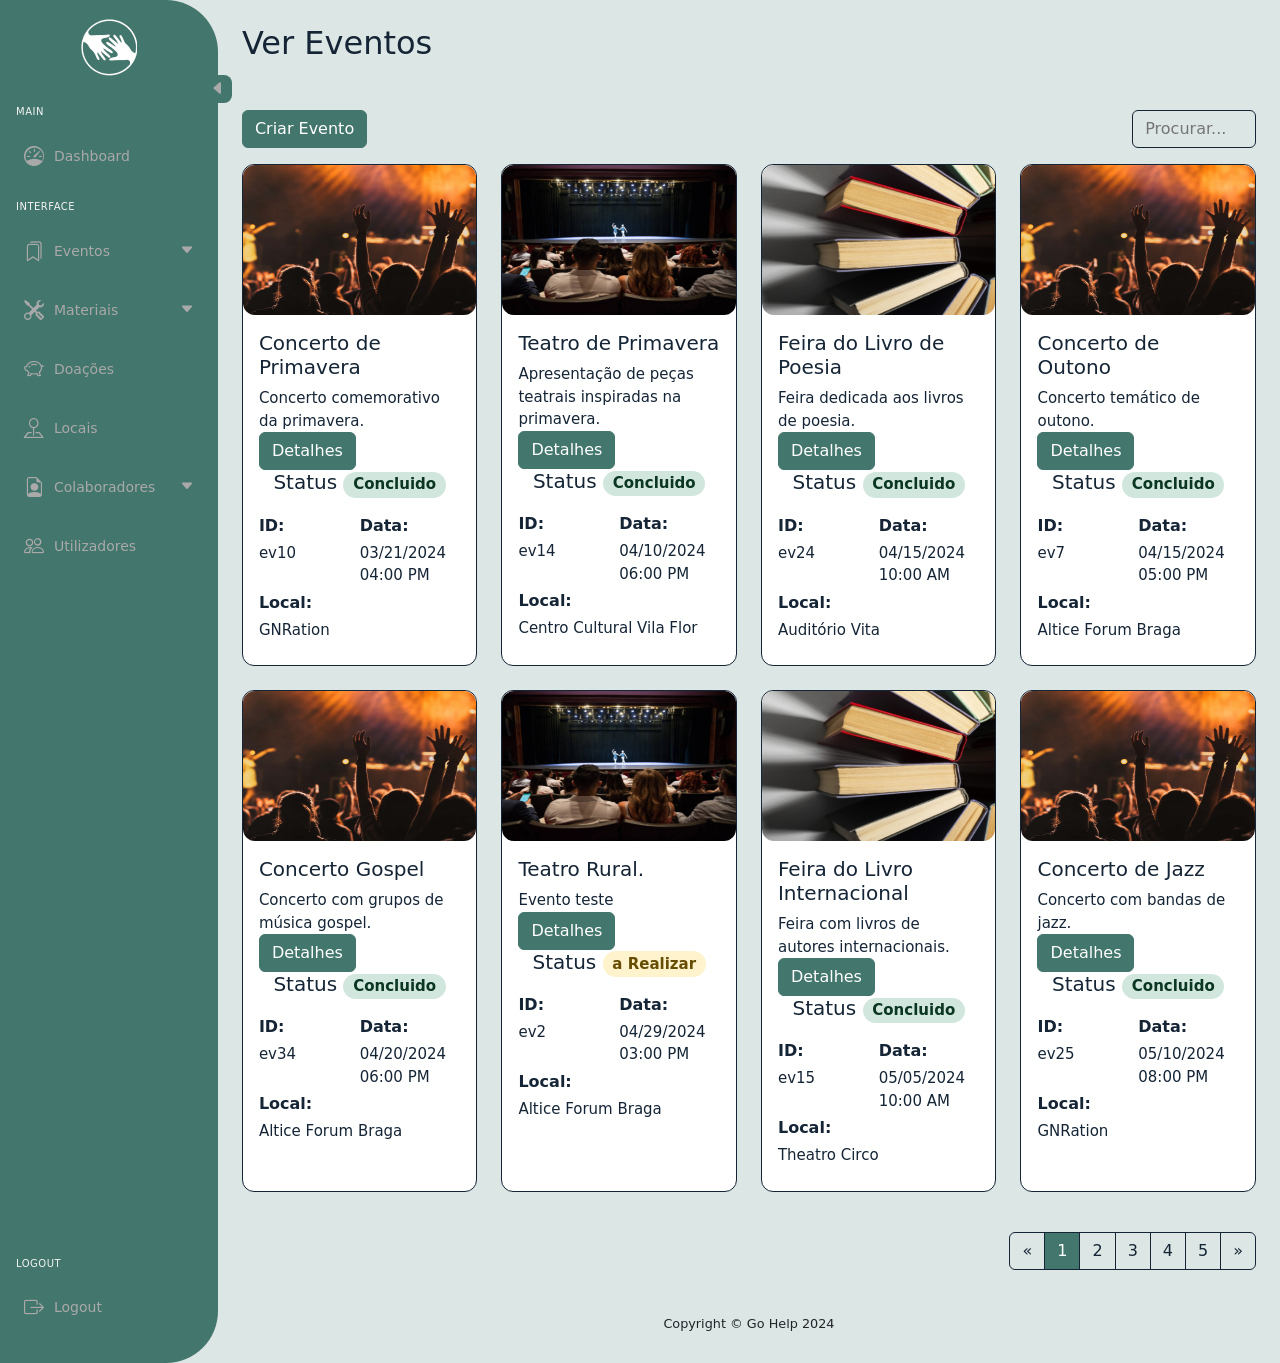
<file: BACK-OFFICE/vereventos.html>
<!doctype html>
<html lang="pt">

<head>
  <!-- Required meta tags -->
  <meta charset="utf-8">
  <meta name="viewport" content="width=device-width, initial-scale=1">

  <!-- Bootstrap CSS -->
  <link rel="stylesheet" href="	https://cdn.jsdelivr.net/npm/bootstrap@5.3.3/dist/css/bootstrap.min.css">
  <link href="css/style.css" rel="stylesheet">
  <link rel="stylesheet" href="https://cdn.jsdelivr.net/npm/bootstrap-icons@1.11.3/font/bootstrap-icons.min.css">
  <title>GoHelp</title>
</head>

<body>
  <div id="wrapper">
    <div class="sidebar">
      <div class="menu-btn">
        <i class="bi bi-caret-left-fill"></i>
      </div>
      <div class="head">
        <div class="logo">
          <img src="images/branco1.png" alt="" />
        </div>
      </div>
      <div class="menu">
        <p class="title">Main</p>
        <ul>
          <li class="">
            <a href="index.html">
              <i class="icon bi bi-speedometer"></i>
              <span class="text">Dashboard</span>
            </a>
          </li>
        </ul>
      </div>
      <nav class="nav">
        <div class="menu">
          <p class="title">Interface</p>
          <ul>
            <li>
              <a href="#">
                <i class="icon bi bi-bookmarks"></i>
                <span class="text">Eventos</span>
                <i class="arrow bi bi-caret-down-fill"></i>
              </a>
              <ul class="sub-menu">
                <li><a href="vereventos.html"><span class="text">Ver Eventos</span></a></li>
                <li><a href="pedidoseventos.html"><span class="text">Pedidos de Eventos</span></a></li>
              </ul>
            </li>
            <li>
              <a href="#">
                <i class="icon bi bi-tools"></i>
                <span class="text">Materiais</span>
                <i class="arrow bi bi-caret-down-fill"></i>
              </a>
              <ul class="sub-menu">
                <li><a href="materiaisorg.html"><span class="text">Materiais da Organização</span></a></li>
                <li><a href="materiaisdoados.html"><span class="text">Materiais Doados</span></a></li>
              </ul>
            </li>
            <li>
              <a href="doacoes.html">
                <i class="icon bi bi-piggy-bank"></i>
                <span class="text">Doações</span>
              </a>
            </li>
            <li>
              <a href="locais.html">
                <i class="icon bi bi-pin-map"></i>
                <span class="text">Locais</span>
              </a>
            </li>

            <li>
              <a href="#">
                <i class="icon bi bi-file-earmark-person"></i>
                <span class="text">Colaboradores</span>
                <i class="arrow bi bi-caret-down-fill"></i>
              </a>
              <ul class="sub-menu">
                <li><a href="colaboradores.html"><span class="text">Colaboradores</span></a></li>
                <li><a href="candidaturas.html"><span class="text">Candidaturas</span></a></li>
              </ul>
            </li>
            <li>
              <a href="utilizadores.html">
                <i class="icon bi bi-people"></i>
                <span class="text">Utilizadores</span>
              </a>
            </li>
          </ul>
        </div>
      </nav>
      <div class="menu">
        <p class="title">Logout</p>
        <ul>
          <li>
            <a href="login.html">
              <i class="icon bi bi-box-arrow-right"></i>
              <span class="text">Logout</span>
            </a>
          </li>
        </ul>
      </div>
    </div>
    <div id="content-wrapper" class="d-flex flex-column">
      <div id="content">
        <div class="container-fluid">
          <!--Header-->
          <div class="d-sm-flex align-items-center justify-content-between pt-4 pb-5">
            <h2 class="h2 text-azul-escuro mb-0">Ver Eventos</h2>
          </div>
          <!--MAIN-->
          <!--Head-->
          <div class="row">
            <div class="col-md-6">
              <a href="criar eventos.html" class="btn btn-primary">Criar Evento</a>
            </div>
            <div class="col-md-6">
              <div class="input-group pb-3 justify-content-end align-items-end">
                <input type="text" id="procurar" class="search-control w-25" placeholder="Procurar..." aria-label="Procurar" aria-describedby="basic-addon1">
              </div>
            </div>
          </div>
          <ul class="row card-list" id="eventosContainer">
          </ul>
          <nav aria-label="paginacao-tabelas" class="paginacao-tabelas">
            <ul class="pagination justify-content-end">
              
            </ul>
          </nav>
        </div>
      </div>
      <!-- Footer -->
      <footer class="sticky-footer">
        <div class="container my-auto">
          <div class="copyright text-center my-auto">
            <span>Copyright &copy; Go Help 2024</span>
          </div>
        </div>
      </footer>
      <!-- End of Footer -->
    </div>

  </div>
  </div>
<!-- Modal -->
<div class="modal fade" id="eventDetailsModal" tabindex="-1" aria-labelledby="eventDetailsModalLabel" aria-hidden="true">
  <div class="modal-dialog">
    <div class="modal-content">
      <div class="modal-header">
        <h5 class="modal-title" id="eventDetailsModalLabel">Detalhes do Evento</h5>
        <button type="button" class="btn-close" data-bs-dismiss="modal" aria-label="Close"></button>
      </div>
      <div class="modal-body">
        <div class="row w-100">
          <div class="col-4">
            <span><strong>Tipo de Evento:</strong></span>
            <select id="modalEventType" class="form-select"></select>
            <span><strong>Data de Início:</strong></span>
            <input type="datetime-local" id="modalEventStartDate" class="form-control" readonly>
            <span id="modalEventEndDateLabel"><strong>Data de Fim:</strong></span>
            <input type="text" id="modalEventEndDate" class="form-control" readonly>
            <span id="modalEventDurationLabel" style="display:none;"><strong>Duração:</strong></span>
            <input type="number" id="modalEventDuration" class="form-control" style="display:none;">
          </div>
          <div class="col-4">
            <span><strong>Local:</strong></span>
            <select id="modalEventLocation" class="form-select"></select>
            <span><strong>Número de Participantes:</strong></span>
            <input type="text" id="modalEventParticipants" class="form-control" readonly>
            <span><strong>Status:</strong></span>
            <select id="modalEventStatus" class="form-select"></select>
          </div>
          <div class="col-4">
            <span><strong>Nível de Risco:</strong></span>
            <input type="text" id="modalEventRiskLevel" class="form-control" readonly>
            <span><strong>Custo Total:</strong></span>
            <input type="text" id="modalEventTotalCost" class="form-control" readonly>
          </div>
        </div>
        <div class="row w-100">
          <div class="col">
            <span><strong>Descrição:</strong></span>
            <textarea id="modalEventDescription" class="form-control" readonly></textarea>
          </div>
        </div>
        <div class="row w-100">
          <div class="col-6">
            <span><strong>Lista de Colaboradores:</strong></span>
            <select class="form-select" name="profissionais-evento" id="modalProfissionaisSelect" style="display: none;"></select>
            <div id="modalProfissionaisSelecionados" class="container form-control mb-3 ms-0 h-auto"></div>
          </div>
          <div class="col-6">
            <span><strong>Lista de Materiais:</strong></span>
            <select class="form-select" name="materiais-evento" id="modalMateriaisSelect" style="display: none;"></select>
            <div id="modalMateriaisSelecionados" class="container form-control mb-3 ms-0 h-auto"></div>
          </div>
        </div>
        <div class="row w-100">
          <div class="col">
            <p><strong>Lista de Participantes:</strong></p>
            <ul id="modalEventParticipantsList" class="list-unstyled"></ul>
          </div>
        </div>
      </div>
      <div class="modal-footer">
        <button type="button" class="btn btn-primary" id="editEventBtn">Editar</button>
        <button type="button" class="btn btn-secondary" id="deleteEventBtn">Eliminar</button>
      </div>
    </div>
  </div>
</div>









  <script src="https://cdn.jsdelivr.net/npm/@popperjs/core@2.11.8/dist/umd/popper.min.js"
    integrity="sha384-I7E8VVD/ismYTF4hNIPjVp/Zjvgyol6VFvRkX/vR+Vc4jQkC+hVqc2pM8ODewa9r"
    crossorigin="anonymous"></script>
  <script src="https://cdn.jsdelivr.net/npm/bootstrap@5.3.3/dist/js/bootstrap.min.js"
    integrity="sha384-0pUGZvbkm6XF6gxjEnlmuGrJXVbNuzT9qBBavbLwCsOGabYfZo0T0to5eqruptLy"
    crossorigin="anonymous"></script>
  <script src="js/SBscript.js"></script>
  <script src="js/VerEventos.js"></script>
  <script src="js/StatusChanger.js"></script>
  <script src="js/EliminarEventos.js"></script>
  <script src="js/localStorage.js"></script> 
</body>

</html>
</file>
<file: BACK-OFFICE/css/style.css>
@charset "UTF-8";
@import url("https://cdn.jsdelivr.net/npm/bootstrap-icons@1.11.3/font/bootstrap-icons.min.css");
/*Back - Office CSS*/

:root {

  --bg: #DCE6E4;
  --verde-escuro: #43766C;
  --amarelo: #B19470;
  --cinza: #A9A9A9;
  --cinzaclaro: #c2c2c2;
  --azul-escuro: #152536;
  --verde-escuro-claro: #8eaca6;
  --amarelo-claro: #d0bea9;
  --branco: #FFFFFF;
  --cinzacartao: #D9D9D9;
  --vermelho: #d9534f;
  --vermelho-escuro: #b22222;
  --transparente:rgba(0, 0, 0, 0);
}

.fs-15px {
  font-size: 15px;

}

* {
  margin: 0;
  padding: 0;
  box-sizing: border-box;
}

body {
  background-color: #DCE6E4;
}

/*.container{
    width: 100%;
    min-width: 100vh;
    margin: 0;
    padding: 0;
  }*/

.container-fluid {
  padding-right: 1.5rem;
  padding-left: 1.5rem;
}

#wrapper {
  display: flex
}

#wrapper #content-wrapper {
  width: 100%;
  overflow-x: hidden
}

#wrapper #content-wrapper #content {
  flex: 1 0 auto
}

.sidebar {
  position: relative;
  width: 256px;
  min-height: 100vh;
  display: flex;
  flex-direction: column;
  background-color: #43766C;
  padding: 12px 16px;
  border-radius: 0 52px 52px 0;
  transition: all 0.3s;
}

.sidebar .head {
  display: flex;
  gap: 20px;
  padding-bottom: 20px;
  align-items: center;
  justify-content: center;
}

.logo {
  width: 56px;
  height: 72px;
}

.logo img {
  width: 100%;
  object-fit: cover;
}

.menu {
  width: 100%;
}

.menu .title {
  font-size: 10px;
  font-weight: 500;
  color: #F5F5F5;
  text-transform: uppercase;
  margin-bottom: 10px;
  letter-spacing: 0.5px;
}

.menu ul {
  padding-left: 0;
}

.nav {
  flex: 1;
}

.menu ul li {
  position: relative;
  list-style-type: none;
  margin-bottom: 5px;

}

.menu ul li a {
  display: flex;
  align-items: center;
  gap: 10px;
  font-size: 14px;
  font-weight: 500;
  color: #A9A9A9;
  text-decoration: none;
  padding: 12px 8px;
  border-radius: 8px;
  transition: all 0.3s;
}

.menu ul li.active>a,
.menu ul li>a:hover {
  color: #ffffff;
  background-color: var(--verde-escuro-claro);
}

.menu ul li.active .arrow {
  transform: rotate(-180deg);

}

.menu ul li .arrow {
  font-size: 14px;
  transition: all 0.3s;
}

.align-left {
  text-align: left;
  padding-left: 10px;
  padding-right: 10px;
}

.menu ul li .icon {
  font-size: 20px;
}

.menu ul li .text {
  flex: 1;
}

.menu .sub-menu {
  display: none;
  margin-left: 20px;
  padding-left: 20px;
  padding-top: 5px;
  border-left: 1px;
}

.menu .sub-menu li a {
  padding: 10px 8px;
  font-size: 13px;
}

.menu-btn {
  position: absolute;
  right: -14px;
  top: 5.5%;
  height: 28px;
  width: 28px;
  border-radius: 8px;
  display: flex;
  align-items: center;
  justify-content: center;
  cursor: pointer;
  background-color: #43766C;
  color: #A9A9A9;
}

.menu-btn:hover i {
  color: #ffffff;
}

.menu-btn i {
  transition: all 0.3s;
}

.sidebar.active {
  width: 92px;
}

.sidebar.active .menu-btn i {
  transform: rotate(180deg);
}

.sidebar.active .menu .title {
  text-align: center;
}

.sidebar.active .menu ul li .arrow {
  display: none;
}

.sidebar.active .menu>ul>li>a {
  position: relative;
  display: flex;
  align-items: center;
  justify-content: center;
}

.sidebar.active .menu>ul>li>a .text {
  position: absolute;
  left: 70px;
  top: 50%;
  transform: translateY(-50%);
  padding: 10px;
  border-radius: 4px;
  color: #A9A9A9;
  background-color: #fff;
  border-color: var(--azul-escuro);
  opacity: 0;
  visibility: hidden;
  transition: all 0.3s;
}

.sidebar.active .menu>ul>li>a .text::after {
  content: "";
  position: absolute;
  left: -5px;
  top: 25%;
  width: 20px;
  height: 20px;
  border-radius: 2px;
  background-color: #ffffff;
  transform: rotate(45deg);
  z-index: -1;
}

.sidebar.active .menu>ul>li>a:hover .text {
  left: 55px;
  opacity: 1;
  visibility: visible;
  z-index: 9;
}

.sidebar.active .menu .sub-menu {
  position: absolute;
  top: 0;
  left: 25px;
  width: 200px;
  border-radius: 20px;
  padding: 10px 20px;
  border: 1px;
  background-color: #43766C;
  box-shadow: 0px 10px 8px rgba(0, 0, 0, 0.1);
  z-index: 10;
}

footer.sticky-footer {
  padding: 2rem 0;
  flex-shrink: 0
}

footer.sticky-footer .copyright {
  line-height: 1;
  font-size: .8rem
}

.text-verde-escuro {
  color: var(--verde-escuro);
}

.text-azul-escuro {
  color: var(--azul-escuro);
}

.table-primary {
  --bs-table-color: var(--azul-escuro);
  --bs-table-bg: var(--bg);
  --bs-table-border-color: var(--cinza);
  --bs-table-striped-bg: var(--cinza);
  --bs-table-striped-color: var(--cinza);
  --bs-table-active-bg: var(--bg);
  --bs-table-active-color: var(--bg);
  --bs-table-hover-bg: var(--bg);
  --bs-table-hover-color: var(--bs-light);
  color: var(--bs-table-color);
  border-color: var(--bs-table-border-color);
}

/* BOTÕES */
.btn-primary {
  --bs-btn-color: #fff;
  --bs-btn-bg: var(--verde-escuro);
  --bs-btn-border-color: var(--verde-escuro);
  --bs-btn-hover-color: var(--verde-escuro);
  --bs-btn-hover-bg: var(--verde-escuro-claro);
  --bs-btn-hover-border-color: var(--verde-escuro-claro);
  --bs-btn-focus-shadow-rgb: 49, 132, 253;
  --bs-btn-active-color: #fff;
  --bs-btn-active-bg: var(--verde-escuro-claro);
  --bs-btn-active-border-color: var(--verde-escuro-claro);
  --bs-btn-active-shadow: inset 0 3px 5px rgba(0, 0, 0, 0.125);
  --bs-btn-disabled-color: #fff;
  --bs-btn-disabled-bg: var(--verde-escuro);
  --bs-btn-disabled-border-color: var(--verde-escuro);
}

.btn-secondary {
  --bs-btn-color: #fff;
  --bs-btn-bg: var(--amarelo);
  --bs-btn-border-color: var(--amarelo);
  --bs-btn-hover-color: var(--amarelo);
  --bs-btn-hover-bg: var(--amarelo-claro);
  --bs-btn-hover-border-color: var(--amarelo-claro);
  --bs-btn-focus-shadow-rgb: 49, 132, 253;
  --bs-btn-active-color: #fff;
  --bs-btn-active-bg: var(--amarelo-claro);
  --bs-btn-active-border-color: var(--amarelo-claro);
  --bs-btn-active-shadow: inset 0 3px 5px rgba(0, 0, 0, 0.125);
  --bs-btn-disabled-color: #fff;
  --bs-btn-disabled-bg: var(--amarelo);
  --bs-btn-disabled-border-color: var(--amarelo);
}

.btn-dropdown {
  --bs-btn-color: #000;
  --bs-btn-bg: var(--branco);
  --bs-btn-border-color: var(--azul-escuro);
  --bs-btn-hover-color: var(--azul-escuro);
  --bs-btn-hover-bg: var(--branco);
  --bs-btn-hover-border-color: var(--azul-escuro);
  --bs-btn-focus-shadow-rgb: var(--azul-escuro);
  --bs-btn-active-color: #000;
  --bs-btn-active-bg: var(--branco);
  --bs-btn-active-border-color: var(--azul-escuro);
  --bs-btn-active-shadow: inset 0 3px 5px rgba(0, 0, 0, 0.075);
  --bs-btn-disabled-color: #000;
  --bs-btn-disabled-bg: #0dcaf0;
  --bs-btn-disabled-border-color: #0dcaf0;
  width: 75%;
}
.btn-cinza {
  --bs-btn-color: #fff;
  --bs-btn-bg: var(--cinza);
  --bs-btn-border-color: var(--cinza);
  --bs-btn-hover-color: var(--cinza);
  --bs-btn-hover-bg: var(--cinzaclaro);
  --bs-btn-hover-border-color: var(--cinzaclaro);
  --bs-btn-focus-shadow-rgb: 49, 132, 253;
  --bs-btn-active-color: #fff;
  --bs-btn-active-bg: var(--cinzaclaro);
  --bs-btn-active-border-color: var(--cinzaclaro);
  --bs-btn-active-shadow: inset 0 3px 5px rgba(0, 0, 0, 0.125);
  --bs-btn-disabled-color: #fff;
  --bs-btn-disabled-bg: var(--cinza);
  --bs-btn-disabled-border-color: var(--cinza);
}
#listaE {
  list-style-type: none;
}

.card {
  display: flex;
  flex-direction: column;
  width: 100%;
  --bs-card-border-radius: 12px;
  --bs-card-border-color: var(--azul-escuro);
  justify-content: space-between;
  /* Distribui o espaço internamente */
  height: 100%;
  /* Opcional, dependendo se quer altura fixa ou não */
}

.form-control {
  border: var(--bs-border-width) solid var(--azul-escuro);
  --input-focus-width: 0px;
  margin-bottom: 2rem;
  width: 75%;
}

.form-select {
  border: var(--bs-border-width) solid var(--azul-escuro);
  margin-bottom: 2rem;
  width: 75%;
}

.form-control:focus {
  border-color: var(--azul-escuro);
  box-shadow: inset 0 1px 1px rgba(0, 0, 0, 0.075), 0 0 3px var(--azul-escuro);
}

.form-select:focus {
  border-color: var(--azul-escuro);
  box-shadow: inset 0 1px 1px rgba(0, 0, 0, 0.075), 0 0 3px var(--azul-escuro);
}

.card-list {
  padding-left: 0px !important;
  list-style: none;
}

.data-form {
  display: block;
  width: 75%;
  padding: .375rem .75rem;
  font-size: 1rem;
  font-weight: 400;
  line-height: 1.5;
  color: var(--bs-body-color);
  background-color: var(--bs-body-bg);
  border: var(--bs-border-width) solid var(--azul-escuro);
  border-radius: var(--bs-border-radius);
}

.data-form:focus {
  outline: none;
  border-color: var(--azul-escuro);
  box-shadow: inset 0 1px 1px rgba(0, 0, 0, 0.075), 0 0 3px var(--azul-escuro);
}

.dropdown {
  margin-bottom: 2rem;
}

.dropdown-menu {
  --bs-dropdown-border-color: var(--azul-escuro);
  --bs-dropdown-link-active-color: var(--azul-escuro);
  --bs-dropdown-link-active-bg: var(--branco);
}

.dropdown-menu>li {
  padding-left: 1rem;
  padding-right: 1rem;

}

.card-colaboradores {
  width: 225px;
  margin-top: 30px;
  display: flex;
  flex-direction: column;
  text-align: center;
  border-radius: 12px;
  background-color: var(--cinzacartao);
  /* Define a cor de fundo do cartão */
  box-shadow: 0px 4px 4px 0px rgba(0, 0, 0, 0.25);
  height: 100%;
  /* Opcional, dependendo se quer altura fixa ou não */
}

.card-locais {
  width: 350px;
  margin-top: 30px;
  display: flex;
  flex-direction: column;
  text-align: center;
  border-radius: 12px;
  background-color: var(--cinzacartao);
  /* Define a cor de fundo do cartão */
  box-shadow: 0px 4px 4px 0px rgba(0, 0, 0, 0.25);
  height: 100%;
}

.card-body-locais {
  display: flex;
  flex-direction: column;
  text-align: center;
  border-radius: 12px;
  background-color: var(--cinzacartao);
}

.list-group-locais {
  background-color: var(--cinzacartao); /* Cor de fundo consistente com o cartão */
  width: 100%;
  padding: 0;
  margin: 0;
  list-style: none;
}

.list-group-item-locais {
  border: none; /* Remove borda dos itens da lista */
  display: flex;
  padding: 5px 0; /* Padding ajustado */
  margin: 0; /* Remove margem */
  text-align: center; /* Centraliza o texto */
  list-style-type: none;
}

.card-carteira {
  width: 300px;
  margin-top: 60px;
  display: flex;
  flex-direction: column;
  text-align: center;
  border-radius: 12px;
  background-color: var(--cinzacartao);
  /* Define a cor de fundo do cartão */
  box-shadow: 0px 4px 4px 0px rgba(0, 0, 0, 0.25);
  height: 100%;
}

.search-control {
  display: block;
  width: 12.5%;
  padding: .375rem .75rem;
  font-size: 1rem;
  font-weight: 400;
  line-height: 1.5;
  color: var(--azul-escuro);
  -webkit-appearance: none;
  -moz-appearance: none;
  appearance: none;
  background-color: var(--transparente);
  background-clip: padding-box;
  border: var(--bs-border-width) solid var(--azul-escuro);
  border-radius: var(--bs-border-radius);
  transition: border-color .15s ease-in-out, box-shadow .15s ease-in-out;
}

.search-control:focus{
  outline: none;
  border: var(--bs-border-width) solid var(--azul-escuro);
  box-shadow: inset 0 1px 1px rgba(0, 0, 0, 0.075), 0 0 3px var(--azul-escuro);
}
.pagination {
  --bs-pagination-padding-x: 0.75rem;
  --bs-pagination-padding-y: 0.375rem;
  --bs-pagination-font-size: 1rem;
  --bs-pagination-color: var(--azul-escuro);
  --bs-pagination-bg: var(--transparente);
  --bs-pagination-border-width: var(--bs-border-width);
  --bs-pagination-border-color: var(--azul-escuro);
  --bs-pagination-border-radius: var(--bs-border-radius);
  --bs-pagination-hover-color: var(--branco);
  --bs-pagination-hover-bg: var(--verde-escuro);
  --bs-pagination-hover-border-color: var(--azul-escuro);
  --bs-pagination-focus-color: var(--branco);
  --bs-pagination-focus-bg: var(--verde-escuro);
  --bs-pagination-focus-box-shadow: inset 0 1px 1px rgba(0, 0, 0, 0.075), 0 0 3px var(--azul-escuro);
  --bs-pagination-active-color: #fff;
  --bs-pagination-active-bg: var(--verde-escuro);
  --bs-pagination-active-border-color: var(--azul-escuro);
  --bs-pagination-disabled-color: var(--azul-escuro);
  --bs-pagination-disabled-bg: var(--transparente);
  --bs-pagination-disabled-border-color: var(--azul-escuro);
  display: flex;
  padding-left: 0;
  list-style: none;
}

.bookshelf {
  position: fixed;
  right: 0;
  top: 0;
  height: 100%;
  width: 170px; /* Ajuste a largura conforme necessário */
}
.bookshelf-bar{
  position: fixed;
  right: 0;
  top: 0;
  height: 100%;
  width: 200px; /* Ajuste a largura conforme necessário */
  border-radius: 26px;
  background-color: var(--verde-escuro);
  background-size: cover;
  background-position: center;
}

/*------------------*/
/* Estilo para o conteúdo dentro do modal */
.modal-content {
  position: relative;
  display: flex;
  flex-direction: column;
  width: 100%;
  pointer-events: auto;
  background-color: var(--branco);
  border: 1px solid var(--cinzacartao);
  border-radius: 0.3rem;
  outline: 0;
}

/* Estilo para o cabeçalho do modal */
.modal-header {
  padding: 1rem;
  border-bottom: 1px solid var(--cinzacartao);
}

/* Estilo para o título do modal */
.modal-title {
  margin-bottom: 0;
}

/* Estilo para o corpo do modal */
.modal-body {
  position: relative;
  flex: 1 1 auto;
  padding: 1rem;
}

/* Estilo para o rodapé do modal */
.modal-footer {
  display: flex;
  justify-content: flex-end;
  padding: 1rem;
  border-top: 1px solid var(--cinzacartao);
}

/* Estilo para os botões dentro do rodapé do modal */
.btn-modal {
  cursor: pointer;
  padding: 0.5rem 1rem;
  margin: 0 0.25rem;
  font-size: 1rem;
  line-height: 1.5;
  border-radius: 0.3rem;
}

/* Estilo para o botão fechar */
.btn-close {
  float: right;
  font-size: 1.25rem;
  font-weight: 700;
  line-height: 1;
  color: var(--cinza);
  opacity: 0.5;
}

.btn-close:hover {
  color: var(--azul-escuro);
  text-decoration: none;
  opacity: 0.75;
}

/* Estilo para o botão de cancelar */
.btn-cancelar {
  background-color: var(--cinza);
  color: var(--branco);
  border: 1px solid var(--cinza);
}

.btn-cancelar:hover {
  background-color: var(--cinzacartao);
  border-color: var(--cinzacartao);
}

.btn-cancelar {
  background-color: var(--cinza);
  color: var(--branco);
  border: 1px solid var(--cinza);
}

.btn-cancelarvermelho {
  background-color: var(--branco);
  color: var(--branco);
  border: 1px solid var(--branco);
}


.btn-cancelarvermelho {
  background-color: var(--vermelho);
  border-color: var(--vermelho);
}

.btn-cancelarvermelho:hover {
  background-color: var(--vermelho-escuro);
  border-color: var(--vermelho-escuro);
}

/* Estilo para o botão de submeter/criar */
.btn-submeter {
  background-color: var(--verde-escuro);
  color: var(--branco);
  border: 1px solid var(--verde-escuro);
}

.btn-submeter:hover {
  background-color: var(--verde-escuro-claro);
  border-color: var(--verde-escuro-claro);
}
/*------------------*/


/*Necessario aumentar checkbox!!!!!!!*/
.dropdownCheckBox{
  

}
.dropdownInput{
  width: 65px;
  height: 30px;
}

.dropdownInput::placeholder {
  font-size: 15px;
}

.card-img-top{
  border-radius: 12px;
  height: 150px;
}

/* Badge verdes */
.badge-verde {
  background-color: #43766C;  /* Verde escuro */
  color: #ffffff;
  padding: 0.2em 0.5em;
  border-radius: var(--bs-border-radius-pill);
}

/* Badge amarelo */
.badge-amarelo {
  background-color: #B19470;  /* Amarelo */
  color: #ffffff;
  padding: 0.2em 0.5em;
  border-radius:var(--bs-border-radius-pill);
}

/* Badge vermelho */
.badge-vermelho {
  background-color: #df1313;  /* Vermelho */
  color: #ffffff;
  padding: 0.2em 0.5em;
  border-radius:var(--bs-border-radius-pill);
}
.modal-dialog {
  max-width: 40%;
}
.modal-body {
  display: flex;
  flex-wrap: wrap;
  gap: 20px;
}
.modal-body .col {
  flex: 1;
  min-width: 200px;
}
.modal-body p {
  margin-bottom: 10px;
}
.modal-content {
  max-height: 85vh;
  overflow-y: auto;
}

canvas {
  max-width: 1000px;
  max-height: 300px;
}

/* Login Page Styles 
-----------------------
-----------------------
-----------------------
*/
.login-container {
  display: flex;
  justify-content: center;
  align-items: center;
  width: 100%;
  height: calc(100vh - 60px); /* Ajusta a altura considerando o header */
  padding-top: 60px;
  background-color: var(--bg);
}

.login-box {
  background-color: var(--branco);
  padding: 20px;
  border-radius: 10px;
  box-shadow: 0 0 10px rgba(0, 0, 0, 0.1);
  text-align: center;
  width: 100%;
  max-width: 400px; /* Limita a largura máxima da caixa de login */
}

.login-box h2 {
  margin-bottom: 20px;
  font-size: 24px;
  color: var(--azul-escuro);
}

.login-box input[type="email"],
.login-box input[type="password"] {
  width: 100%;
  padding: 10px;
  margin: 10px 0;
  border: 1px solid var(--cinzaclaro);
  border-radius: 5px;
  border: var(--bs-border-width) solid var(--azul-escuro);
}

.login-box button {
  width: 100%;
  padding: 10px;
  background-color: var(--verde-escuro);
  border: none;
  border-radius: 5px;
  color: var(--branco);
  font-size: 16px;
  cursor: pointer;
}

.login-box button:hover {
  background-color: var(--verde-escuro-claro);
}

.error-message {
  color: red;
  margin-top: 10px;
  display: none;
}

.header {
  background-color: var(--verde-escuro);
  padding: 15px 0;
  width: 100%;
}

.header .logo {
  height: 60px;
  width: 55px;
}

.header h1 {
  color: var(--branco);
  font-size: 24px;
  margin: 0;
}
</file>
